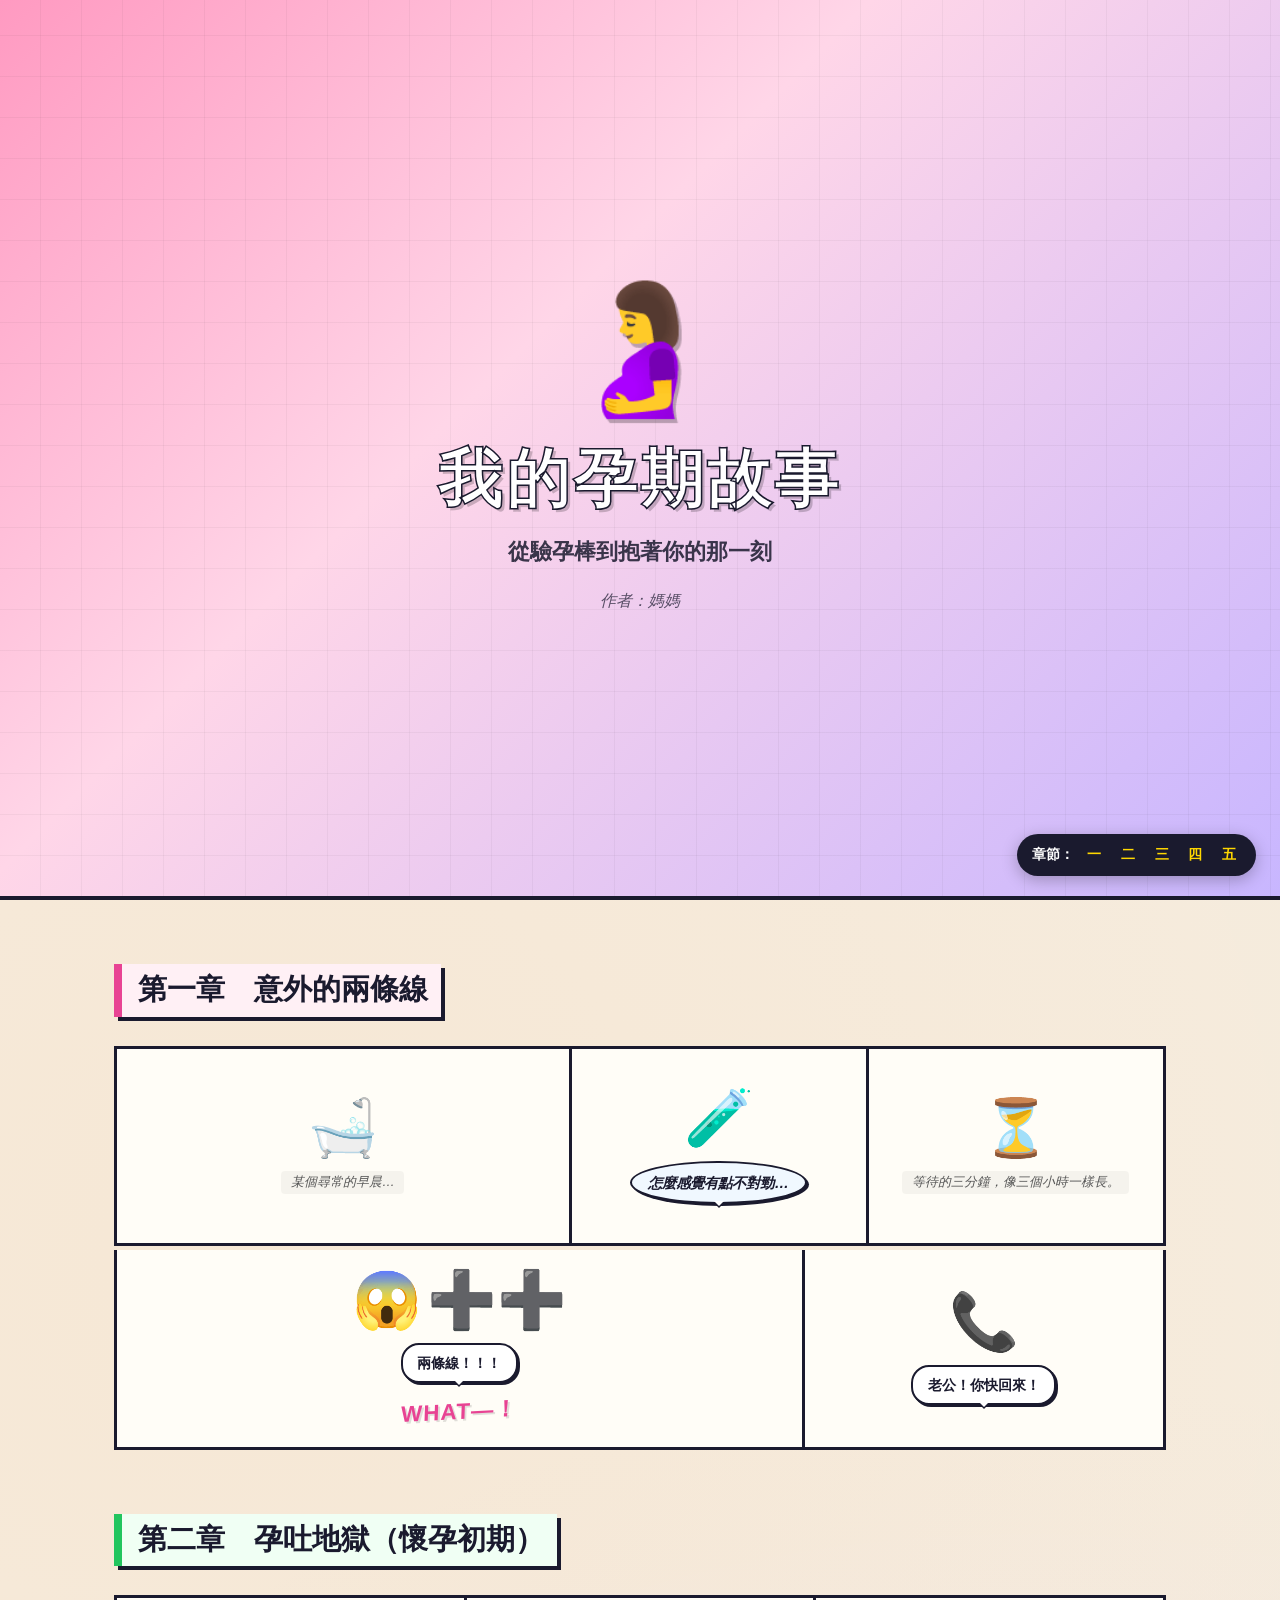
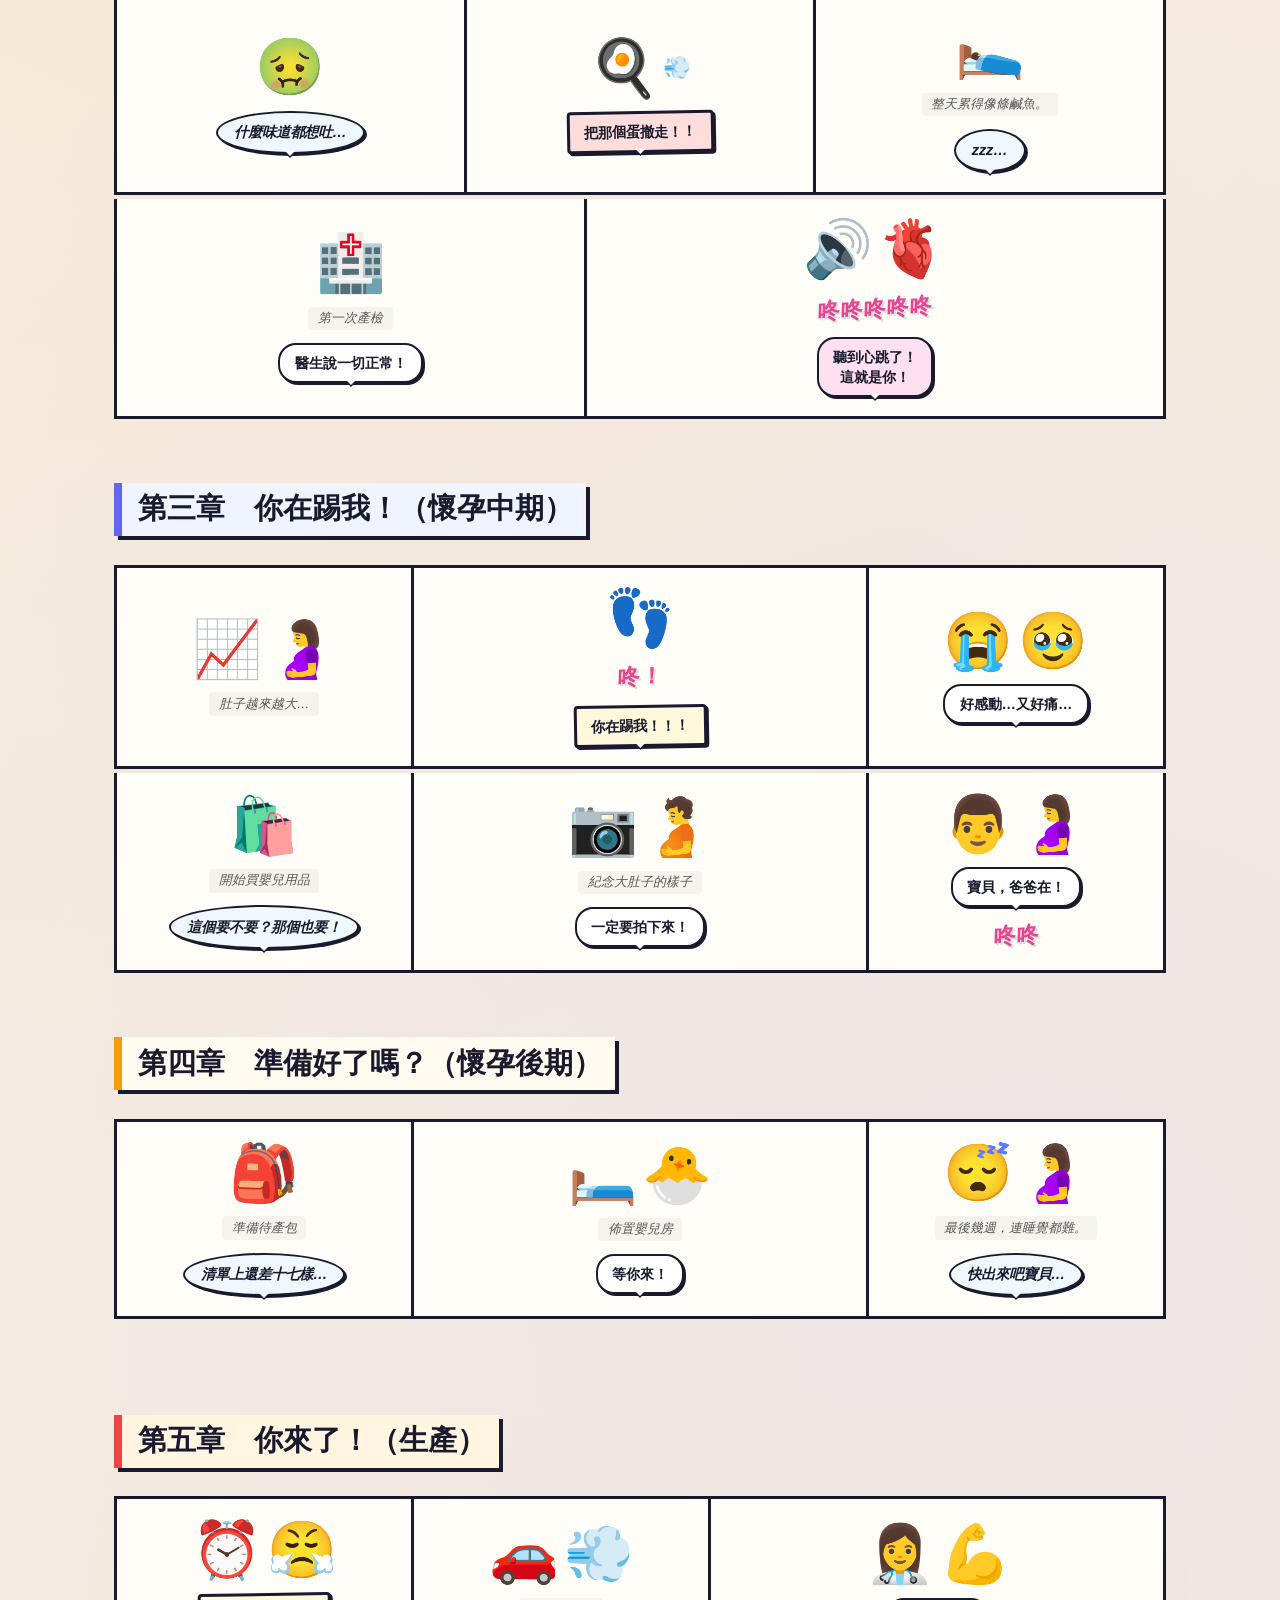
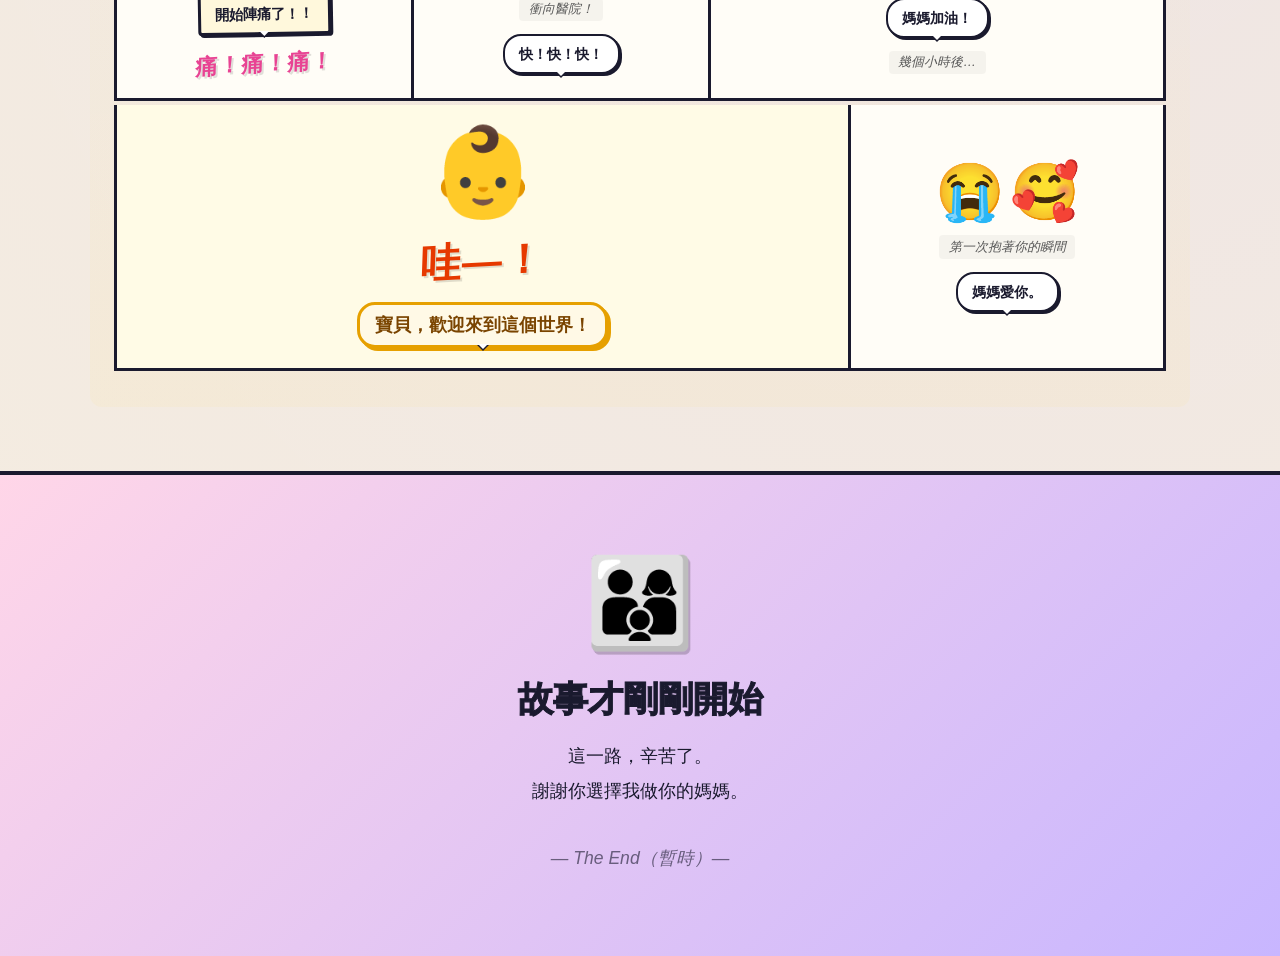
<file: index.html>
<!DOCTYPE html>
<html lang="zh-TW">
<head>
  <meta charset="UTF-8" />
  <meta name="viewport" content="width=device-width, initial-scale=1.0" />
  <title>我的孕期故事 — 從懷孕到生產</title>
  <link rel="stylesheet" href="style.css" />
</head>
<body>

  <!-- ===== 封面 ===== -->
  <header class="cover">
    <div class="cover-inner">
      <div class="cover-art">🤰</div>
      <h1>我的孕期故事</h1>
      <p class="subtitle">從驗孕棒到抱著你的那一刻</p>
      <p class="author">作者：媽媽</p>
    </div>
  </header>

  <main>

    <!-- ===== 第一章：發現懷孕 ===== -->
    <section class="chapter" id="ch1">
      <h2 class="chapter-title">第一章　意外的兩條線</h2>

      <div class="panel-row">

        <div class="panel panel-large">
          <div class="scene">
            <span class="emoji-big">🛁</span>
          </div>
          <div class="caption">某個尋常的早晨…</div>
        </div>

        <div class="panel">
          <div class="scene">
            <span class="emoji-big">🧪</span>
          </div>
          <div class="bubble bubble-think">
            怎麼感覺有點不對勁…
          </div>
        </div>

        <div class="panel">
          <div class="scene">
            <span class="emoji-big">⏳</span>
          </div>
          <div class="caption">等待的三分鐘，像三個小時一樣長。</div>
        </div>

      </div>

      <div class="panel-row">

        <div class="panel panel-wide">
          <div class="scene">
            <span class="emoji-big">😱</span>
            <span class="emoji-big">➕➕</span>
          </div>
          <div class="bubble">
            兩條線！！！
          </div>
          <div class="sfx">WHAT—！</div>
        </div>

        <div class="panel">
          <div class="scene">
            <span class="emoji-big">📞</span>
          </div>
          <div class="bubble">
            老公！你快回來！
          </div>
        </div>

      </div>
    </section>

    <!-- ===== 第二章：早孕反應 ===== -->
    <section class="chapter" id="ch2">
      <h2 class="chapter-title">第二章　孕吐地獄（懷孕初期）</h2>

      <div class="panel-row">

        <div class="panel">
          <div class="scene">
            <span class="emoji-big">🤢</span>
          </div>
          <div class="bubble bubble-think">
            什麼味道都想吐…
          </div>
        </div>

        <div class="panel">
          <div class="scene">
            <span class="emoji-big">🍳</span>
            <span style="font-size:1.4rem">💨</span>
          </div>
          <div class="bubble bubble-shout" style="background:#fdd;">
            把那個蛋撤走！！
          </div>
        </div>

        <div class="panel">
          <div class="scene">
            <span class="emoji-big">🛌</span>
          </div>
          <div class="caption">整天累得像條鹹魚。</div>
          <div class="bubble bubble-think">zzz…</div>
        </div>

      </div>

      <div class="panel-row">

        <div class="panel panel-large">
          <div class="scene">
            <span class="emoji-big">🏥</span>
          </div>
          <div class="caption">第一次產檢</div>
          <div class="bubble">
            醫生說一切正常！
          </div>
        </div>

        <div class="panel panel-wide">
          <div class="scene">
            <span class="emoji-big">🔊</span>
            <span class="emoji-big">🫀</span>
          </div>
          <div class="sfx">咚咚咚咚咚</div>
          <div class="bubble" style="background:#ffe0f0;">
            聽到心跳了！<br/>這就是你！
          </div>
        </div>

      </div>
    </section>

    <!-- ===== 第三章：感受胎動 ===== -->
    <section class="chapter" id="ch3">
      <h2 class="chapter-title">第三章　你在踢我！（懷孕中期）</h2>

      <div class="panel-row">

        <div class="panel">
          <div class="scene">
            <span class="emoji-big">📈</span>
            <span class="emoji-big">🤰</span>
          </div>
          <div class="caption">肚子越來越大…</div>
        </div>

        <div class="panel panel-large">
          <div class="scene">
            <span class="emoji-big">👣</span>
          </div>
          <div class="sfx">咚！</div>
          <div class="bubble bubble-shout">
            你在踢我！！！
          </div>
        </div>

        <div class="panel">
          <div class="scene">
            <span class="emoji-big">😭</span>
            <span class="emoji-big">🥹</span>
          </div>
          <div class="bubble">
            好感動…又好痛…
          </div>
        </div>

      </div>

      <div class="panel-row">

        <div class="panel">
          <div class="scene">
            <span class="emoji-big">🛍️</span>
          </div>
          <div class="caption">開始買嬰兒用品</div>
          <div class="bubble bubble-think">
            這個要不要？那個也要！
          </div>
        </div>

        <div class="panel panel-large">
          <div class="scene">
            <span class="emoji-big">📷</span>
            <span class="emoji-big">🫄</span>
          </div>
          <div class="caption">紀念大肚子的樣子</div>
          <div class="bubble">一定要拍下來！</div>
        </div>

        <div class="panel">
          <div class="scene">
            <span class="emoji-big">👨</span>
            <span class="emoji-big">🤰</span>
          </div>
          <div class="bubble">
            寶貝，爸爸在！
          </div>
          <div class="sfx">咚咚</div>
        </div>

      </div>
    </section>

    <!-- ===== 第四章：備戰迎接 ===== -->
    <section class="chapter" id="ch4">
      <h2 class="chapter-title">第四章　準備好了嗎？（懷孕後期）</h2>

      <div class="panel-row">

        <div class="panel">
          <div class="scene">
            <span class="emoji-big">🎒</span>
          </div>
          <div class="caption">準備待產包</div>
          <div class="bubble bubble-think">
            清單上還差十七樣…
          </div>
        </div>

        <div class="panel panel-large">
          <div class="scene">
            <span class="emoji-big">🛏️</span>
            <span class="emoji-big">🐣</span>
          </div>
          <div class="caption">佈置嬰兒房</div>
          <div class="bubble">等你來！</div>
        </div>

        <div class="panel">
          <div class="scene">
            <span class="emoji-big">😴</span>
            <span class="emoji-big">🤰</span>
          </div>
          <div class="caption">最後幾週，連睡覺都難。</div>
          <div class="bubble bubble-think">
            快出來吧寶貝…
          </div>
        </div>

      </div>
    </section>

    <!-- ===== 第五章：生產！ ===== -->
    <section class="chapter chapter-birth" id="ch5">
      <h2 class="chapter-title">第五章　你來了！（生產）</h2>

      <div class="panel-row">

        <div class="panel">
          <div class="scene">
            <span class="emoji-big">⏰</span>
            <span class="emoji-big">😤</span>
          </div>
          <div class="bubble bubble-shout">
            開始陣痛了！！
          </div>
          <div class="sfx">痛！痛！痛！</div>
        </div>

        <div class="panel">
          <div class="scene">
            <span class="emoji-big">🚗</span>
            <span class="emoji-big">💨</span>
          </div>
          <div class="caption">衝向醫院！</div>
          <div class="bubble">快！快！快！</div>
        </div>

        <div class="panel panel-large">
          <div class="scene">
            <span class="emoji-big">👩‍⚕️</span>
            <span class="emoji-big">💪</span>
          </div>
          <div class="bubble">
            媽媽加油！
          </div>
          <div class="caption">幾個小時後…</div>
        </div>

      </div>

      <div class="panel-row panel-row-final">

        <div class="panel panel-cover">
          <div class="scene">
            <span class="emoji-mega">👶</span>
          </div>
          <div class="sfx sfx-big">哇—！</div>
          <div class="bubble bubble-birth">
            寶貝，歡迎來到這個世界！
          </div>
        </div>

        <div class="panel">
          <div class="scene">
            <span class="emoji-big">😭</span>
            <span class="emoji-big">🥰</span>
          </div>
          <div class="caption">第一次抱著你的瞬間</div>
          <div class="bubble">
            媽媽愛你。
          </div>
        </div>

      </div>
    </section>

    <!-- ===== 尾聲 ===== -->
    <section class="epilogue">
      <div class="epilogue-inner">
        <div class="epilogue-art">
          <span class="emoji-mega">👨‍👩‍👦</span>
        </div>
        <h2>故事才剛剛開始</h2>
        <p>這一路，辛苦了。<br/>謝謝你選擇我做你的媽媽。</p>
        <p class="fin">— The End（暫時）—</p>
      </div>
    </section>

  </main>

  <!-- 章節快速導覽 -->
  <nav class="toc">
    <span>章節：</span>
    <a href="#ch1">一</a>
    <a href="#ch2">二</a>
    <a href="#ch3">三</a>
    <a href="#ch4">四</a>
    <a href="#ch5">五</a>
  </nav>

</body>
</html>
</file>
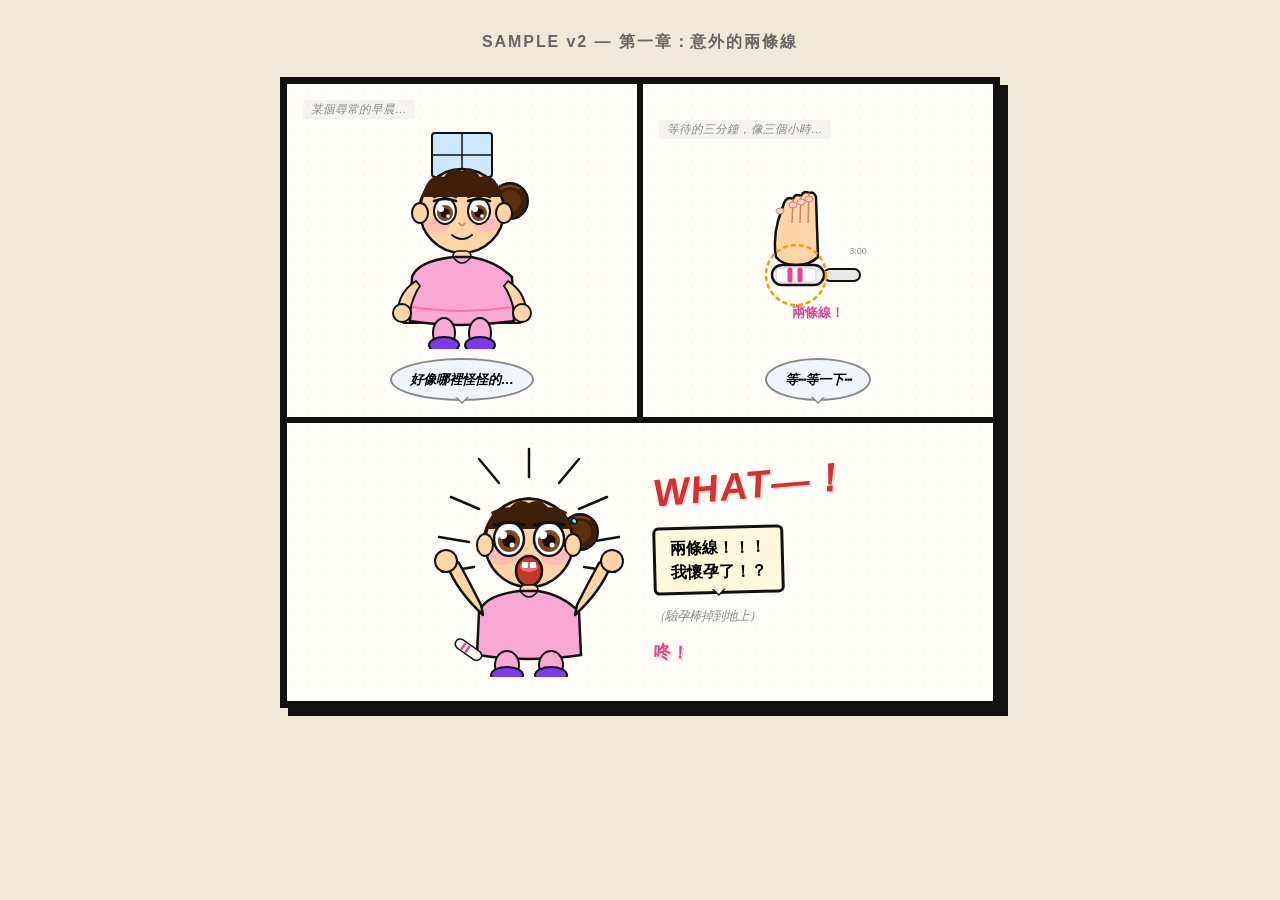
<file: sample.html>
<!DOCTYPE html>
<html lang="zh-TW">
<head>
  <meta charset="UTF-8" />
  <meta name="viewport" content="width=device-width, initial-scale=1.0" />
  <title>Sample v2 — 漫畫孕期故事</title>
  <style>
    *, *::before, *::after { box-sizing: border-box; margin: 0; padding: 0; }

    body {
      background: #f0e8d8;
      font-family: 'Segoe UI', 'PingFang SC', sans-serif;
      display: flex;
      flex-direction: column;
      align-items: center;
      padding: 2rem 1rem 4rem;
      gap: 1.5rem;
    }

    h1 { font-size: 1rem; color: #666; letter-spacing: 0.12em; }

    .page {
      background: #fff;
      border: 4px solid #111;
      box-shadow: 8px 8px 0 #111;
      width: 100%;
      max-width: 720px;
      display: grid;
      grid-template-columns: 1fr 1fr;
      grid-template-rows: auto auto;
    }

    .panel {
      border: 3px solid #111;
      padding: 1rem;
      display: flex;
      flex-direction: column;
      align-items: center;
      justify-content: flex-end;
      gap: 0.6rem;
      min-height: 280px;
      position: relative;
      background: #fffdf7;
      overflow: hidden;
    }

    /* subtle dot tone */
    .panel::before {
      content: '';
      position: absolute;
      inset: 0;
      background-image: radial-gradient(circle, #bbb 1px, transparent 1px);
      background-size: 14px 14px;
      opacity: 0.12;
      pointer-events: none;
    }

    .panel.wide {
      grid-column: span 2;
      flex-direction: row;
      justify-content: center;
      align-items: center;
      gap: 1.5rem;
      min-height: 260px;
      padding: 1.5rem 2rem;
    }

    .caption {
      font-size: 0.72rem;
      color: #888;
      font-style: italic;
      align-self: flex-start;
      background: rgba(0,0,0,0.04);
      padding: 2px 8px;
      border-radius: 3px;
      z-index: 1;
    }

    /* speech bubble */
    .bubble {
      position: relative;
      background: #fff;
      border: 2.5px solid #111;
      border-radius: 20px;
      padding: 0.45rem 0.9rem;
      font-size: 0.9rem;
      font-weight: 800;
      text-align: center;
      line-height: 1.5;
      z-index: 1;
      max-width: 200px;
    }
    .bubble::after {
      content: '';
      position: absolute;
      bottom: -12px; left: 50%;
      transform: translateX(-50%);
      border: 7px solid transparent;
      border-top-color: #111;
    }
    .bubble::before {
      content: '';
      position: absolute;
      bottom: -8px; left: 50%;
      transform: translateX(-50%);
      border: 5.5px solid transparent;
      border-top-color: #fff;
      z-index: 1;
    }
    .bubble.think {
      background: #f0f5ff;
      border-color: #888;
      border-radius: 50%;
      padding: 0.6rem 1.1rem;
      font-style: italic;
      font-weight: 600;
      font-size: 0.82rem;
    }
    .bubble.think::after  { border-top-color: #888; }
    .bubble.think::before { border-top-color: #f0f5ff; }
    .bubble.shout {
      background: #fff8dc;
      border-width: 3px;
      border-radius: 6px;
      transform: rotate(-1.5deg);
      font-size: 1rem;
      max-width: 230px;
    }

    .sfx {
      font-size: 2rem;
      font-weight: 900;
      color: #d63031;
      transform: rotate(-5deg) skewX(-8deg);
      display: inline-block;
      text-shadow: 2px 2px 0 rgba(0,0,0,0.12);
      letter-spacing: 0.04em;
      z-index: 1;
    }

    svg { z-index: 1; flex-shrink: 0; }
  </style>
</head>
<body>

  <h1>SAMPLE v2 — 第一章：意外的兩條線</h1>

  <div class="page">

    <!-- ===== PANEL 1: 廁所早晨，媽媽正常表情 ===== -->
    <div class="panel">
      <div class="caption">某個尋常的早晨…</div>

      <svg width="160" height="220" viewBox="0 0 160 220" fill="none" xmlns="http://www.w3.org/2000/svg">

        <!-- 背景：窗戶 -->
        <rect x="50" y="4" width="60" height="44" rx="3" fill="#cce8ff" stroke="#111" stroke-width="2"/>
        <line x1="80" y1="4" x2="80" y2="48" stroke="#111" stroke-width="1.5"/>
        <line x1="50" y1="26" x2="110" y2="26" stroke="#111" stroke-width="1.5"/>
        <!-- 洗手台 -->
        <rect x="20" y="180" width="120" height="14" rx="3" fill="#e8ddd0" stroke="#111" stroke-width="2"/>
        <ellipse cx="80" cy="180" rx="28" ry="10" fill="#f5f0ea" stroke="#111" stroke-width="2"/>

        <!-- ====== 媽媽角色 ====== -->

        <!-- 頭髮後層 -->
        <path d="M34 88 Q38 44 80 40 Q122 44 126 88" fill="#3d1f0a"/>
        <!-- 側丸子頭（招牌特徵） -->
        <circle cx="128" cy="72" r="18" fill="#3d1f0a" stroke="#111" stroke-width="2"/>
        <circle cx="128" cy="72" r="11" fill="#5c300f"/>
        <path d="M118 60 Q128 54 138 60" stroke="#7a4520" stroke-width="2" fill="none"/>

        <!-- 頭 -->
        <circle cx="80" cy="82" r="42" fill="#ffd5a8" stroke="#111" stroke-width="2.5"/>

        <!-- 耳朵 -->
        <ellipse cx="38" cy="84" rx="8" ry="10" fill="#ffd5a8" stroke="#111" stroke-width="2"/>
        <ellipse cx="122" cy="84" rx="8" ry="10" fill="#ffd5a8" stroke="#111" stroke-width="2"/>

        <!-- 前瀏海 -->
        <path d="M40 68 Q46 42 62 48 Q70 36 80 42 Q90 36 98 48 Q114 42 120 68" fill="#3d1f0a"/>

        <!-- 臉頰紅暈 -->
        <ellipse cx="55" cy="96" rx="13" ry="7" fill="#ffb3ba" opacity="0.7"/>
        <ellipse cx="105" cy="96" rx="13" ry="7" fill="#ffb3ba" opacity="0.7"/>

        <!-- 左眼 -->
        <ellipse cx="63" cy="82" rx="11" ry="13" fill="white" stroke="#111" stroke-width="2"/>
        <circle cx="63" cy="84" r="8" fill="#7b4a25"/>
        <circle cx="63" cy="84" r="4.5" fill="#1a0800"/>
        <circle cx="59" cy="80" r="3" fill="white"/>
        <circle cx="66" cy="87" r="1.8" fill="white"/>
        <path d="M52 72 Q63 68 74 72" stroke="#111" stroke-width="2.5" fill="none" stroke-linecap="round"/>

        <!-- 右眼 -->
        <ellipse cx="97" cy="82" rx="11" ry="13" fill="white" stroke="#111" stroke-width="2"/>
        <circle cx="97" cy="84" r="8" fill="#7b4a25"/>
        <circle cx="97" cy="84" r="4.5" fill="#1a0800"/>
        <circle cx="93" cy="80" r="3" fill="white"/>
        <circle cx="100" cy="87" r="1.8" fill="white"/>
        <path d="M86 72 Q97 68 108 72" stroke="#111" stroke-width="2.5" fill="none" stroke-linecap="round"/>

        <!-- 眉毛 -->
        <path d="M52 68 Q63 63 74 68" stroke="#3d1f0a" stroke-width="2.5" fill="none" stroke-linecap="round"/>
        <path d="M86 68 Q97 63 108 68" stroke="#3d1f0a" stroke-width="2.5" fill="none" stroke-linecap="round"/>

        <!-- 鼻子 -->
        <path d="M77 94 Q80 99 83 94" stroke="#c4885a" stroke-width="1.5" fill="none" stroke-linecap="round"/>

        <!-- 嘴巴（微笑） -->
        <path d="M70 106 Q80 114 90 106" stroke="#111" stroke-width="2" fill="none" stroke-linecap="round"/>

        <!-- 頸部 -->
        <rect x="71" y="122" width="18" height="14" rx="5" fill="#ffd5a8" stroke="#111" stroke-width="1.5"/>

        <!-- 身體（洋裝） -->
        <path d="M30 148 Q36 132 71 128 L89 128 Q114 132 130 148 L132 192 Q80 200 28 192Z" fill="#f9a8d4" stroke="#111" stroke-width="2.5"/>
        <path d="M71 128 Q80 140 89 128" stroke="#111" stroke-width="1.5" fill="none"/>
        <path d="M30 178 Q80 186 132 178" stroke="#f472b6" stroke-width="2" fill="none"/>

        <!-- 左手臂 -->
        <path d="M34 152 Q18 162 16 180 Q21 186 28 181 Q32 165 38 157Z" fill="#ffd5a8" stroke="#111" stroke-width="2" stroke-linejoin="round"/>
        <circle cx="20" cy="184" r="9" fill="#ffd5a8" stroke="#111" stroke-width="2"/>
        <!-- 右手臂 -->
        <path d="M126 152 Q142 162 144 180 Q139 186 132 181 Q128 165 122 157Z" fill="#ffd5a8" stroke="#111" stroke-width="2" stroke-linejoin="round"/>
        <circle cx="140" cy="184" r="9" fill="#ffd5a8" stroke="#111" stroke-width="2"/>

        <!-- 腿 -->
        <ellipse cx="62" cy="204" rx="11" ry="15" fill="#f9a8d4" stroke="#111" stroke-width="2"/>
        <ellipse cx="98" cy="204" rx="11" ry="15" fill="#f9a8d4" stroke="#111" stroke-width="2"/>
        <!-- 鞋子（紫色） -->
        <ellipse cx="62" cy="216" rx="15" ry="8" fill="#7c3aed" stroke="#111" stroke-width="2"/>
        <ellipse cx="98" cy="216" rx="15" ry="8" fill="#7c3aed" stroke="#111" stroke-width="2"/>

      </svg>

      <div class="bubble think">好像哪裡怪怪的…</div>
    </div>

    <!-- ===== PANEL 2: 驗孕棒特寫 ===== -->
    <div class="panel">
      <div class="caption">等待的三分鐘，像三個小時…</div>

      <svg width="160" height="200" viewBox="0 0 160 200" fill="none" xmlns="http://www.w3.org/2000/svg">

        <!-- 手（拿著驗孕棒） -->
        <path d="M38 108 Q35 90 40 72 L46 54 Q49 47 55 50 Q57 44 63 47 Q66 41 71 44 Q76 42 78 48 L80 108 Q72 116 58 116 Q44 116 38 108Z" fill="#ffd5a8" stroke="#111" stroke-width="2.5" stroke-linejoin="round"/>
        <!-- 手指分線 -->
        <line x1="55" y1="50" x2="54" y2="74" stroke="#c4885a" stroke-width="1.5"/>
        <line x1="63" y1="47" x2="62" y2="74" stroke="#c4885a" stroke-width="1.5"/>
        <line x1="71" y1="44" x2="70" y2="74" stroke="#c4885a" stroke-width="1.5"/>
        <!-- 手指甲 -->
        <ellipse cx="42" cy="62" rx="4" ry="3" fill="#ffcdd2" stroke="#c4885a" stroke-width="1"/>
        <ellipse cx="55" cy="56" rx="4" ry="3" fill="#ffcdd2" stroke="#c4885a" stroke-width="1"/>
        <ellipse cx="63" cy="53" rx="4" ry="3" fill="#ffcdd2" stroke="#c4885a" stroke-width="1"/>
        <ellipse cx="71" cy="50" rx="4" ry="3" fill="#ffcdd2" stroke="#c4885a" stroke-width="1"/>

        <!-- 驗孕棒 -->
        <rect x="34" y="116" width="52" height="20" rx="10" fill="#f5f5f5" stroke="#111" stroke-width="2.5"/>
        <rect x="86" y="120" width="36" height="12" rx="6" fill="#e8e8e8" stroke="#111" stroke-width="2"/>
        <!-- 結果窗口 -->
        <rect x="38" y="119" width="40" height="14" rx="4" fill="white" stroke="#ddd" stroke-width="1.5"/>

        <!-- 兩條粉紅線！！ -->
        <line x1="52" y1="121" x2="52" y2="131" stroke="#e84393" stroke-width="5" stroke-linecap="round"/>
        <line x1="62" y1="121" x2="62" y2="131" stroke="#e84393" stroke-width="5" stroke-linecap="round"/>

        <!-- 放大鏡圓 -->
        <circle cx="58" cy="126" r="30" fill="none" stroke="#f59e0b" stroke-width="2.5" stroke-dasharray="5 3"/>

        <!-- 放大後的兩條線標示 -->
        <text x="80" y="168" text-anchor="middle" font-size="13" font-weight="900" fill="#e84393">兩條線！</text>
        <line x1="58" y1="156" x2="72" y2="164" stroke="#e84393" stroke-width="1.5" stroke-dasharray="3 2"/>

        <!-- 計時器裝飾 -->
        <text x="120" y="80" text-anchor="middle" font-size="26">⏳</text>
        <text x="120" y="105" text-anchor="middle" font-size="9" fill="#888">3:00</text>
      </svg>

      <div class="bubble think">等⋯等一下⋯</div>
    </div>

    <!-- ===== PANEL 3 (寬格): 驚嚇反應 ===== -->
    <div class="panel wide">

      <!-- 驚嚇媽媽 SVG -->
      <svg width="200" height="230" viewBox="0 0 200 230" fill="none" xmlns="http://www.w3.org/2000/svg">

        <!-- 放射衝擊線 -->
        <g stroke="#111" stroke-width="2.5" stroke-linecap="round">
          <line x1="100" y1="30" x2="100" y2="2"/>
          <line x1="130" y1="36" x2="150" y2="12"/>
          <line x1="150" y1="62" x2="178" y2="50"/>
          <line x1="70"  y1="36" x2="50"  y2="12"/>
          <line x1="50"  y1="62" x2="22"  y2="50"/>
          <line x1="160" y1="95" x2="190" y2="90"/>
          <line x1="40"  y1="95" x2="10"  y2="90"/>
          <line x1="155" y1="120" x2="186" y2="125"/>
          <line x1="45"  y1="120" x2="14"  y2="125"/>
        </g>

        <!-- 頭髮後層 -->
        <path d="M52 100 Q56 54 100 50 Q144 54 148 100" fill="#3d1f0a"/>
        <!-- 側丸子頭 -->
        <circle cx="151" cy="85" r="18" fill="#3d1f0a" stroke="#111" stroke-width="2"/>
        <circle cx="151" cy="85" r="11" fill="#5c300f"/>
        <path d="M141 73 Q151 67 161 73" stroke="#7a4520" stroke-width="2" fill="none"/>

        <!-- 頭 -->
        <circle cx="100" cy="96" r="44" fill="#ffd5a8" stroke="#111" stroke-width="2.5"/>

        <!-- 耳朵 -->
        <ellipse cx="56" cy="98" rx="8" ry="11" fill="#ffd5a8" stroke="#111" stroke-width="2"/>
        <ellipse cx="144" cy="98" rx="8" ry="11" fill="#ffd5a8" stroke="#111" stroke-width="2"/>

        <!-- 前瀏海 -->
        <path d="M58 82 Q64 56 80 62 Q88 50 100 56 Q112 50 120 62 Q136 56 142 82" fill="#3d1f0a"/>

        <!-- 臉頰紅暈 -->
        <ellipse cx="74" cy="110" rx="14" ry="8" fill="#ffb3ba" opacity="0.75"/>
        <ellipse cx="126" cy="110" rx="14" ry="8" fill="#ffb3ba" opacity="0.75"/>

        <!-- 左眼（驚嚇：超大） -->
        <ellipse cx="80" cy="92" rx="15" ry="17" fill="white" stroke="#111" stroke-width="2.5"/>
        <circle cx="80" cy="94" r="11" fill="#7b4a25"/>
        <circle cx="80" cy="94" r="6.5" fill="#1a0800"/>
        <circle cx="74" cy="88" r="4" fill="white"/>
        <circle cx="83" cy="98" r="2.5" fill="white"/>
        <!-- 驚嚇粗上睫線 -->
        <path d="M65 78 Q80 73 95 78" stroke="#111" stroke-width="3" fill="none" stroke-linecap="round"/>

        <!-- 右眼（驚嚇：超大） -->
        <ellipse cx="120" cy="92" rx="15" ry="17" fill="white" stroke="#111" stroke-width="2.5"/>
        <circle cx="120" cy="94" r="11" fill="#7b4a25"/>
        <circle cx="120" cy="94" r="6.5" fill="#1a0800"/>
        <circle cx="114" cy="88" r="4" fill="white"/>
        <circle cx="123" cy="98" r="2.5" fill="white"/>
        <path d="M105 78 Q120 73 135 78" stroke="#111" stroke-width="3" fill="none" stroke-linecap="round"/>

        <!-- 眉毛（高飛上去！） -->
        <path d="M64 66 Q80 58 96 66" stroke="#3d1f0a" stroke-width="3.5" fill="none" stroke-linecap="round"/>
        <path d="M104 66 Q120 58 136 66" stroke="#3d1f0a" stroke-width="3.5" fill="none" stroke-linecap="round"/>

        <!-- 鼻子 -->
        <path d="M97 108 Q100 113 103 108" stroke="#c4885a" stroke-width="1.5" fill="none" stroke-linecap="round"/>

        <!-- 嘴巴（大O，驚叫） -->
        <ellipse cx="100" cy="124" rx="13" ry="15" fill="#c0392b" stroke="#111" stroke-width="2.5"/>
        <ellipse cx="100" cy="120" rx="9" ry="5" fill="#e07070"/>
        <!-- 牙齒 -->
        <rect x="93" y="115" width="6" height="6" rx="1" fill="white"/>
        <rect x="101" y="115" width="6" height="6" rx="1" fill="white"/>

        <!-- 汗滴 -->
        <path d="M142 74 Q145 68 148 74 Q147 80 142 74Z" fill="#7dd3fc" stroke="#111" stroke-width="1.5"/>

        <!-- 頸部 -->
        <rect x="91" y="138" width="18" height="14" rx="5" fill="#ffd5a8" stroke="#111" stroke-width="1.5"/>

        <!-- 身體（洋裝） -->
        <path d="M50 165 Q56 148 91 144 L109 144 Q134 148 150 165 L152 208 Q100 216 48 208Z" fill="#f9a8d4" stroke="#111" stroke-width="2.5"/>
        <path d="M91 144 Q100 156 109 144" stroke="#111" stroke-width="1.5" fill="none"/>

        <!-- 手臂（舉起來！） -->
        <path d="M54 168 Q28 144 18 118 Q24 110 30 116 Q42 138 52 158Z" fill="#ffd5a8" stroke="#111" stroke-width="2.5" stroke-linejoin="round"/>
        <circle cx="17" cy="114" r="11" fill="#ffd5a8" stroke="#111" stroke-width="2"/>
        <path d="M146 168 Q172 144 182 118 Q176 110 170 116 Q158 138 148 158Z" fill="#ffd5a8" stroke="#111" stroke-width="2.5" stroke-linejoin="round"/>
        <circle cx="183" cy="114" r="11" fill="#ffd5a8" stroke="#111" stroke-width="2"/>

        <!-- 腿 -->
        <ellipse cx="78" cy="218" rx="12" ry="14" fill="#f9a8d4" stroke="#111" stroke-width="2"/>
        <ellipse cx="122" cy="218" rx="12" ry="14" fill="#f9a8d4" stroke="#111" stroke-width="2"/>
        <!-- 鞋子（紫色，招牌） -->
        <ellipse cx="78" cy="228" rx="16" ry="8" fill="#7c3aed" stroke="#111" stroke-width="2"/>
        <ellipse cx="122" cy="228" rx="16" ry="8" fill="#7c3aed" stroke="#111" stroke-width="2"/>

        <!-- 掉落的驗孕棒 -->
        <g transform="translate(30,190) rotate(35)">
          <rect x="0" y="0" width="30" height="10" rx="5" fill="#f5f5f5" stroke="#111" stroke-width="1.5"/>
          <rect x="3" y="1" width="20" height="8" rx="2" fill="white"/>
          <line x1="9" y1="2" x2="9" y2="8" stroke="#e84393" stroke-width="2.5" stroke-linecap="round"/>
          <line x1="14" y1="2" x2="14" y2="8" stroke="#e84393" stroke-width="2.5" stroke-linecap="round"/>
        </g>

      </svg>

      <!-- 文字區 -->
      <div style="display:flex; flex-direction:column; gap:0.9rem; align-items:flex-start; z-index:1;">
        <div class="sfx" style="font-size:2.4rem;">WHAT—！</div>
        <div class="bubble shout">兩條線！！！<br/>我懷孕了！？</div>
        <div style="font-size:0.78rem; color:#888; font-style:italic;">（驗孕棒掉到地上）</div>
        <div class="sfx" style="font-size:1.1rem; transform:rotate(3deg); color:#e84393;">咚！</div>
      </div>

    </div>

  </div>

</body>
</html>
</file>
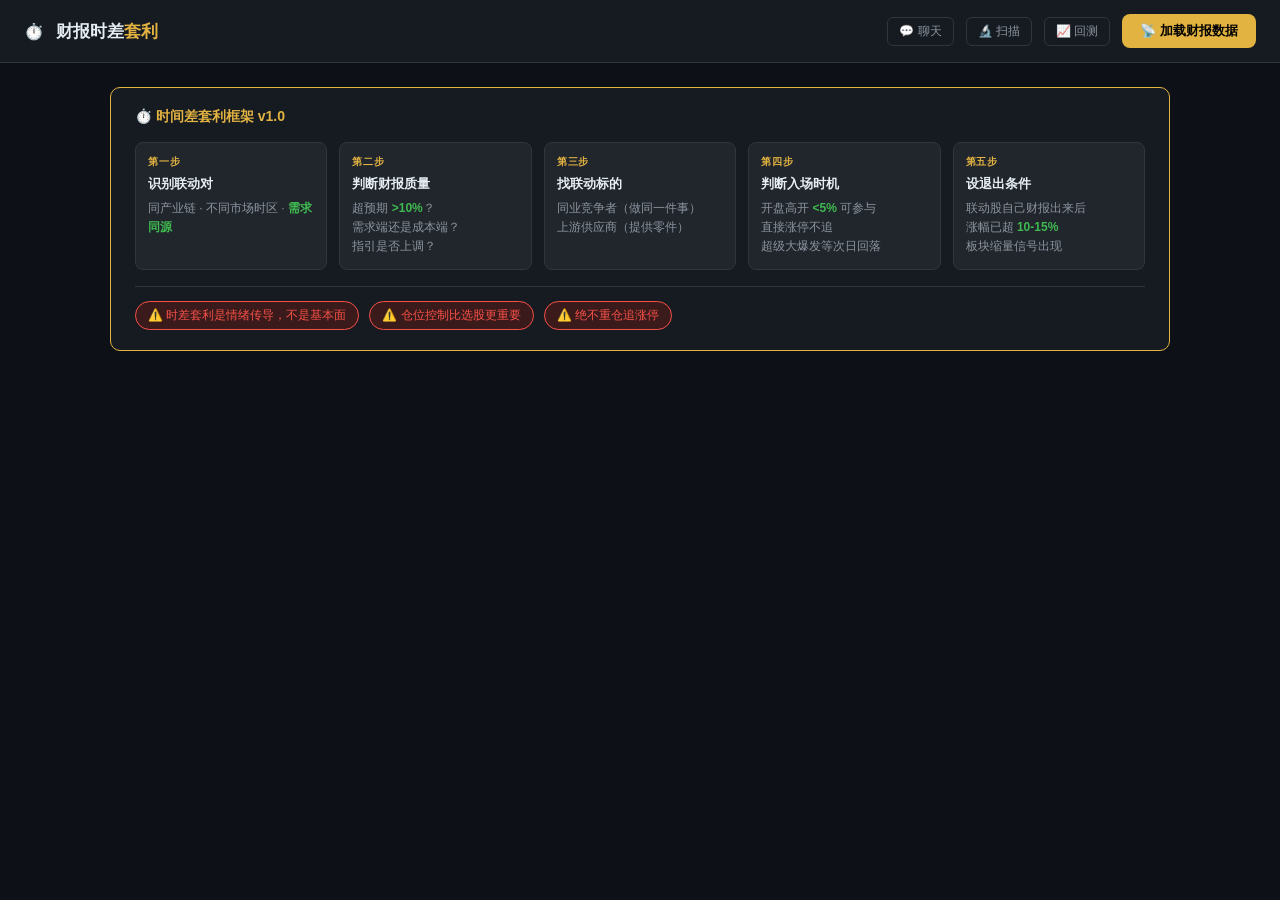
<file: templates/earnings.html>
<!DOCTYPE html>
<html lang="zh">
<head>
<meta charset="UTF-8">
<meta name="viewport" content="width=device-width, initial-scale=1.0">
<title>财报时差套利</title>
<style>
  :root {
    --bg:       #0d1117;
    --surface:  #161b22;
    --border:   #30363d;
    --green:    #3fb950;
    --green-dim:#1a3a24;
    --cyan:     #58a6ff;
    --red:      #f85149;
    --yellow:   #e3b341;
    --purple:   #d2a8ff;
    --text:     #e6edf3;
    --muted:    #8b949e;
    --radius:   10px;
  }
  * { box-sizing: border-box; margin: 0; padding: 0; }
  body {
    background: var(--bg);
    color: var(--text);
    font-family: -apple-system, BlinkMacSystemFont, "Segoe UI", Helvetica, Arial, sans-serif;
    min-height: 100vh;
  }

  header {
    display: flex;
    align-items: center;
    gap: 12px;
    padding: 14px 24px;
    background: var(--surface);
    border-bottom: 1px solid var(--border);
    flex-wrap: wrap;
  }
  header h1 { font-size: 17px; font-weight: 700; flex: 1; }
  header h1 span { color: var(--yellow); }
  .nav-link {
    font-size: 12px; color: var(--muted); text-decoration: none;
    padding: 5px 11px; border: 1px solid var(--border); border-radius: 6px;
    transition: all .15s;
  }
  .nav-link:hover { color: var(--text); border-color: var(--text); }
  #load-btn {
    background: var(--yellow); color: #000; font-weight: 700;
    border: none; padding: 8px 18px; border-radius: 8px;
    font-size: 13px; cursor: pointer; transition: opacity .15s;
  }
  #load-btn:hover { opacity: .85; }
  #load-btn:disabled { opacity: .5; cursor: default; }

  .content { max-width: 1100px; margin: 0 auto; padding: 24px 20px; }

  /* ── Framework card ── */
  .framework {
    background: var(--surface);
    border: 1px solid var(--yellow);
    border-radius: var(--radius);
    padding: 20px 24px;
    margin-bottom: 28px;
  }
  .framework-title {
    font-size: 14px; font-weight: 700; color: var(--yellow);
    margin-bottom: 16px; display: flex; align-items: center; gap: 8px;
  }
  .steps {
    display: grid;
    grid-template-columns: repeat(auto-fit, minmax(180px, 1fr));
    gap: 12px;
    margin-bottom: 16px;
  }
  .step {
    background: #21262d;
    border: 1px solid var(--border);
    border-radius: 8px;
    padding: 12px;
  }
  .step-num {
    font-size: 10px; font-weight: 700; color: var(--yellow);
    text-transform: uppercase; letter-spacing: .08em; margin-bottom: 6px;
  }
  .step-title { font-size: 13px; font-weight: 600; margin-bottom: 6px; }
  .step-body  { font-size: 12px; color: var(--muted); line-height: 1.6; }
  .step-body b { color: var(--green); }
  .principles {
    display: flex; gap: 10px; flex-wrap: wrap;
    padding-top: 14px; border-top: 1px solid var(--border);
  }
  .principle {
    font-size: 12px; padding: 5px 12px;
    border: 1px solid var(--red); color: var(--red);
    border-radius: 20px; background: #3a1a1a;
  }

  /* ── Section headers ── */
  .section-header {
    font-size: 13px; font-weight: 700; color: var(--muted);
    text-transform: uppercase; letter-spacing: .08em;
    margin: 28px 0 14px; display: flex; align-items: center; gap: 8px;
  }
  .section-header span { color: var(--text); }

  /* ── Calendar cards ── */
  .calendar-grid {
    display: grid;
    grid-template-columns: repeat(auto-fill, minmax(280px, 1fr));
    gap: 14px;
    margin-bottom: 8px;
  }
  .earn-card {
    background: var(--surface);
    border: 1px solid var(--border);
    border-radius: var(--radius);
    padding: 16px;
    transition: border-color .15s;
    cursor: pointer;
  }
  .earn-card:hover { border-color: var(--yellow); }
  .earn-card.soon  { border-color: var(--red); }
  .earn-card.week  { border-color: var(--yellow); }
  .earn-card-header {
    display: flex; align-items: flex-start;
    justify-content: space-between; margin-bottom: 10px;
  }
  .earn-ticker { font-size: 18px; font-weight: 700; font-family: monospace; color: var(--cyan); }
  .earn-name   { font-size: 12px; color: var(--muted); margin-top: 2px; }
  .days-badge  {
    font-size: 11px; font-weight: 700; padding: 3px 8px;
    border-radius: 12px; text-align: center;
  }
  .days-soon { background: #3a1a1a; color: var(--red); border: 1px solid var(--red); }
  .days-week { background: #3a2a1a; color: var(--yellow); border: 1px solid var(--yellow); }
  .days-far  { background: #21262d; color: var(--muted); border: 1px solid var(--border); }
  .earn-date { font-size: 12px; color: var(--muted); margin-bottom: 8px; }
  .earn-theme {
    font-size: 11px; padding: 2px 8px; border-radius: 4px;
    background: #1f3a5f; color: var(--cyan); display: inline-block; margin-bottom: 10px;
  }
  .earn-desc { font-size: 12px; color: var(--muted); line-height: 1.5; margin-bottom: 10px; }

  /* ── Linkage section inside card ── */
  .linkage-section { border-top: 1px solid var(--border); padding-top: 10px; margin-top: 4px; }
  .link-row { display: flex; gap: 6px; flex-wrap: wrap; margin-top: 5px; }
  .link-label { font-size: 10px; color: var(--muted); text-transform: uppercase; letter-spacing: .06em; margin-top: 8px; }
  .link-chip {
    font-size: 11px; padding: 2px 7px; border-radius: 4px;
    font-family: monospace; font-weight: 600;
  }
  .chip-comp { background: #21262d; color: var(--text); border: 1px solid var(--border); }
  .chip-supp { background: #1a2a1f; color: var(--green); border: 1px solid var(--green); }
  .chip-hk   { background: #3a1f1f; color: #ff7b72; border: 1px solid #ff7b72; }

  /* ── Recent beats ── */
  .beats-grid {
    display: grid;
    grid-template-columns: repeat(auto-fill, minmax(300px, 1fr));
    gap: 14px;
  }
  .beat-card {
    background: var(--surface);
    border: 1px solid var(--green);
    border-radius: var(--radius);
    padding: 16px;
  }
  .beat-header { display: flex; align-items: center; justify-content: space-between; margin-bottom: 10px; }
  .beat-pct {
    font-size: 22px; font-weight: 700; color: var(--green);
  }
  .beat-label { font-size: 11px; color: var(--muted); }
  .action-steps { margin-top: 10px; }
  .action-step {
    font-size: 12px; padding: 6px 10px;
    background: #21262d; border-radius: 6px; margin-bottom: 4px;
    border-left: 3px solid var(--yellow); color: var(--text);
    line-height: 1.5;
  }
  .action-step b { color: var(--green); }

  /* ── No data state ── */
  #no-data { display: none; text-align: center; padding: 60px; color: var(--muted); }

  /* ── Loading ── */
  #loading {
    display: none; text-align: center; padding: 60px; color: var(--muted);
  }
  .spinner {
    width: 36px; height: 36px;
    border: 3px solid var(--border); border-top-color: var(--yellow);
    border-radius: 50%; animation: spin 1s linear infinite;
    margin: 0 auto 16px;
  }
  @keyframes spin { to { transform: rotate(360deg); } }

  #fetch-time { font-size: 12px; color: var(--muted); margin-bottom: 16px; }
</style>
</head>
<body>

<header>
  <span>⏱️</span>
  <h1>财报时差<span>套利</span></h1>
  <a href="/" class="nav-link">💬 聊天</a>
  <a href="/scanner" class="nav-link">🔬 扫描</a>
  <a href="/backtest" class="nav-link">📈 回测</a>
  <button id="load-btn" onclick="loadData()">📡 加载财报数据</button>
</header>

<div class="content">

  <!-- Framework -->
  <div class="framework">
    <div class="framework-title">⏱️ 时间差套利框架 v1.0</div>
    <div class="steps">
      <div class="step">
        <div class="step-num">第一步</div>
        <div class="step-title">识别联动对</div>
        <div class="step-body">同产业链 · 不同市场时区 · <b>需求同源</b></div>
      </div>
      <div class="step">
        <div class="step-num">第二步</div>
        <div class="step-title">判断财报质量</div>
        <div class="step-body">超预期 <b>&gt;10%</b>？<br>需求端还是成本端？<br>指引是否上调？</div>
      </div>
      <div class="step">
        <div class="step-num">第三步</div>
        <div class="step-title">找联动标的</div>
        <div class="step-body">同业竞争者（做同一件事）<br>上游供应商（提供零件）</div>
      </div>
      <div class="step">
        <div class="step-num">第四步</div>
        <div class="step-title">判断入场时机</div>
        <div class="step-body">开盘高开 <b>&lt;5%</b> 可参与<br>直接涨停不追<br>超级大爆发等次日回落</div>
      </div>
      <div class="step">
        <div class="step-num">第五步</div>
        <div class="step-title">设退出条件</div>
        <div class="step-body">联动股自己财报出来后<br>涨幅已超 <b>10-15%</b><br>板块缩量信号出现</div>
      </div>
    </div>
    <div class="principles">
      <div class="principle">⚠️ 时差套利是情绪传导，不是基本面</div>
      <div class="principle">⚠️ 仓位控制比选股更重要</div>
      <div class="principle">⚠️ 绝不重仓追涨停</div>
    </div>
  </div>

  <!-- Loading -->
  <div id="loading">
    <div class="spinner"></div>
    <div>正在获取 {{ ticker_count }} 只股票的财报数据…约需 15-20 秒</div>
  </div>

  <!-- Results -->
  <div id="results" style="display:none">
    <div id="fetch-time"></div>

    <!-- Recent beats -->
    <div class="section-header">🚨 近期超预期财报 <span>（立即关注联动标的）</span></div>
    <div id="beats-container">
      <div class="beats-grid" id="beats-grid"></div>
      <div id="no-beats" style="display:none; color:var(--muted); font-size:13px; padding:12px 0;">
        暂无近期超预期财报记录
      </div>
    </div>

    <!-- Upcoming calendar -->
    <div class="section-header">📅 即将发布财报 <span>（提前布局联动标的）</span></div>
    <div class="calendar-grid" id="calendar-grid"></div>
    <div id="no-data">暂无未来45天内财报数据</div>

    <!-- Linkage map -->
    <div class="section-header">🔗 联动关系总览</div>
    <div class="calendar-grid" id="linkage-grid"></div>
  </div>

</div>

<script>
  let earningsData = null;

  async function loadData() {
    const btn = document.getElementById('load-btn');
    btn.disabled = true;
    btn.textContent = '⏳ 加载中…';
    document.getElementById('loading').style.display = 'block';
    document.getElementById('results').style.display = 'none';

    try {
      const res  = await fetch('/api/earnings/data', { method: 'POST' });
      const data = await res.json();
      if (data.error) { alert('错误: ' + data.error); return; }

      earningsData = data;
      renderAll(data);
      document.getElementById('fetch-time').textContent = `数据更新时间: ${data.fetched_at}`;
      document.getElementById('results').style.display = 'block';
    } catch(e) {
      alert('加载失败: ' + e.message);
    } finally {
      document.getElementById('loading').style.display = 'none';
      btn.disabled = false;
      btn.textContent = '📡 刷新财报数据';
    }
  }

  function renderAll(data) {
    renderBeats(data.recent_beats);
    renderCalendar(data.upcoming);
    renderLinkageMap(data.all);
  }

  function renderBeats(beats) {
    const grid = document.getElementById('beats-grid');
    const none = document.getElementById('no-beats');
    if (!beats || beats.length === 0) {
      grid.style.display = 'none';
      none.style.display = 'block';
      return;
    }
    none.style.display = 'none';
    grid.style.display = 'grid';
    grid.innerHTML = beats.map(r => `
      <div class="beat-card">
        <div class="beat-header">
          <div>
            <div class="earn-ticker">${r.ticker}</div>
            <div class="earn-name">${r.name} · ${r.theme}</div>
          </div>
          <div>
            <div class="beat-pct">+${r.beat_pct}%</div>
            <div class="beat-label">超预期幅度</div>
          </div>
        </div>
        <div class="earn-desc">${r.desc}</div>
        <div class="action-steps">
          <div class="action-step">🎯 <b>可关注竞争者:</b> ${r.competitors.join(' · ')}</div>
          <div class="action-step">🔩 <b>上游供应商:</b> ${r.suppliers.join(' · ')}</div>
          <div class="action-step">🇨🇳🇭🇰 <b>港股/中概联动:</b> ${r.hk_cn_names.slice(0,4).join(' · ')}</div>
          <div class="action-step" style="border-color:var(--red);">⚠️ 开盘高开 &lt;5% 再入，超5% 等回落</div>
        </div>
      </div>
    `).join('');
  }

  function renderCalendar(upcoming) {
    const grid = document.getElementById('calendar-grid');
    const none = document.getElementById('no-data');
    if (!upcoming || upcoming.length === 0) {
      none.style.display = 'block';
      return;
    }
    none.style.display = 'none';
    grid.innerHTML = upcoming.map(r => {
      const daysAway = r.days_away;
      const badgeClass = daysAway <= 3 ? 'days-soon' : (daysAway <= 7 ? 'days-week' : 'days-far');
      const cardClass  = daysAway <= 3 ? 'soon' : (daysAway <= 7 ? 'week' : '');
      const badgeText  = daysAway === 0 ? '今天' : (daysAway === 1 ? '明天' : `${daysAway}天后`);
      return `
        <div class="earn-card ${cardClass}">
          <div class="earn-card-header">
            <div>
              <div class="earn-ticker">${r.ticker}</div>
              <div class="earn-name">${r.name}</div>
            </div>
            <div class="days-badge ${badgeClass}">${badgeText}</div>
          </div>
          <div class="earn-date">📅 ${r.upcoming_date}</div>
          <div class="earn-theme">${r.theme}</div>
          <div class="earn-desc">${r.desc}</div>
          <div class="linkage-section">
            <div class="link-label">🏆 竞争者（同向联动）</div>
            <div class="link-row">${r.competitors.map(t => `<span class="link-chip chip-comp">${t}</span>`).join('')}</div>
            <div class="link-label">🔩 上游供应商（供应链联动）</div>
            <div class="link-row">${r.suppliers.map(t => `<span class="link-chip chip-supp">${t}</span>`).join('')}</div>
            <div class="link-label">🇨🇳🇭🇰 港股/中概联动标的</div>
            <div class="link-row">${r.hk_cn.map((t, i) => `<span class="link-chip chip-hk" title="${r.hk_cn_names[i] || t}">${t}</span>`).join('')}</div>
          </div>
        </div>`;
    }).join('');
  }

  function renderLinkageMap(all) {
    const grid = document.getElementById('linkage-grid');
    grid.innerHTML = all.map(r => `
      <div class="earn-card">
        <div class="earn-card-header">
          <div>
            <div class="earn-ticker">${r.ticker}</div>
            <div class="earn-name">${r.name}</div>
          </div>
        </div>
        <div class="earn-theme">${r.theme}</div>
        <div class="earn-desc" style="margin-top:8px">${r.desc}</div>
        <div class="linkage-section">
          <div class="link-label">竞争者</div>
          <div class="link-row">${(r.competitors||[]).map(t => `<span class="link-chip chip-comp">${t}</span>`).join('')}</div>
          <div class="link-label">供应商</div>
          <div class="link-row">${(r.suppliers||[]).map(t => `<span class="link-chip chip-supp">${t}</span>`).join('')}</div>
          <div class="link-label">港股/中概</div>
          <div class="link-row">${(r.hk_cn||[]).map((t,i) => `<span class="link-chip chip-hk" title="${(r.hk_cn_names||[])[i]||t}">${t}</span>`).join('')}</div>
        </div>
      </div>`).join('');
  }
</script>
</body>
</html>
</file>
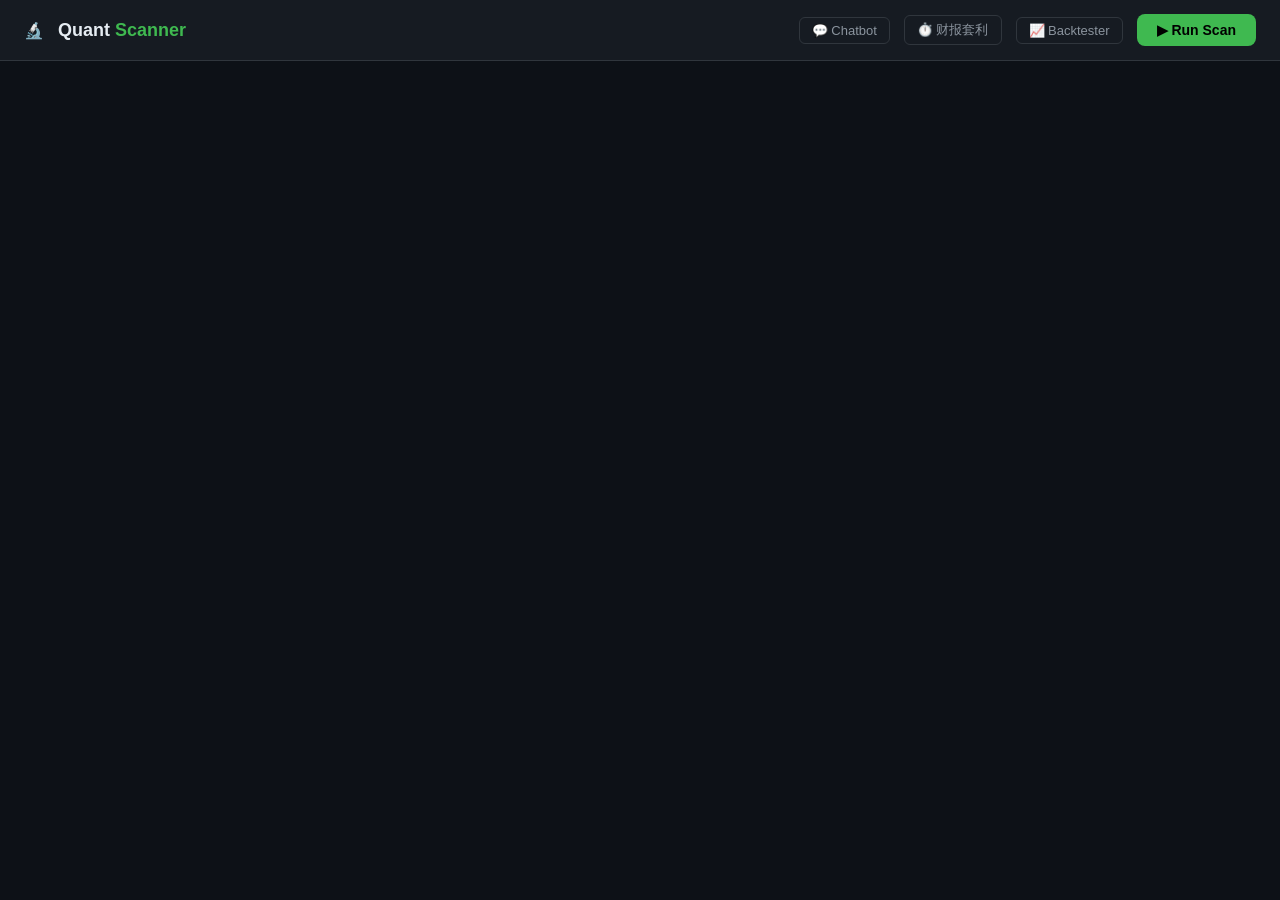
<file: templates/scanner.html>
<!DOCTYPE html>
<html lang="en">
<head>
<meta charset="UTF-8">
<meta name="viewport" content="width=device-width, initial-scale=1.0">
<title>Quant Scanner</title>
<style>
  :root {
    --bg:       #0d1117;
    --surface:  #161b22;
    --border:   #30363d;
    --green:    #3fb950;
    --green-dim:#1a3a24;
    --cyan:     #58a6ff;
    --red:      #f85149;
    --yellow:   #e3b341;
    --text:     #e6edf3;
    --muted:    #8b949e;
    --radius:   10px;
  }
  * { box-sizing: border-box; margin: 0; padding: 0; }
  body {
    background: var(--bg);
    color: var(--text);
    font-family: -apple-system, BlinkMacSystemFont, "Segoe UI", Helvetica, Arial, sans-serif;
    min-height: 100vh;
  }

  /* ── Header ── */
  header {
    display: flex;
    align-items: center;
    gap: 14px;
    padding: 14px 24px;
    background: var(--surface);
    border-bottom: 1px solid var(--border);
    flex-wrap: wrap;
  }
  header h1 { font-size: 18px; font-weight: 700; flex: 1; }
  header h1 span { color: var(--green); }
  .nav-link {
    font-size: 13px;
    color: var(--muted);
    text-decoration: none;
    padding: 5px 12px;
    border: 1px solid var(--border);
    border-radius: 6px;
    transition: all .15s;
  }
  .nav-link:hover { color: var(--text); border-color: var(--text); }
  #scan-btn {
    background: var(--green);
    color: #000;
    font-weight: 700;
    border: none;
    padding: 8px 20px;
    border-radius: 8px;
    font-size: 14px;
    cursor: pointer;
    transition: opacity .15s;
  }
  #scan-btn:hover    { opacity: .85; }
  #scan-btn:disabled { opacity: .5; cursor: default; }

  /* ── Content ── */
  .content { max-width: 1200px; margin: 0 auto; padding: 24px 20px; }

  /* ── Summary cards ── */
  .summary-grid {
    display: grid;
    grid-template-columns: repeat(auto-fit, minmax(140px, 1fr));
    gap: 12px;
    margin-bottom: 24px;
  }
  .summary-card {
    background: var(--surface);
    border: 1px solid var(--border);
    border-radius: var(--radius);
    padding: 16px;
    text-align: center;
  }
  .summary-card .val { font-size: 28px; font-weight: 700; margin-bottom: 4px; }
  .summary-card .lbl { font-size: 12px; color: var(--muted); }
  .val.buy  { color: var(--green); }
  .val.hold { color: var(--yellow); }
  .val.sell { color: var(--red); }
  .val.scan { color: var(--cyan); }

  /* ── Market filter tabs ── */
  .tabs {
    display: flex;
    gap: 8px;
    margin-bottom: 16px;
    flex-wrap: wrap;
  }
  .tab {
    padding: 6px 16px;
    border-radius: 20px;
    border: 1px solid var(--border);
    background: none;
    color: var(--muted);
    font-size: 13px;
    cursor: pointer;
    transition: all .15s;
  }
  .tab:hover  { border-color: var(--cyan); color: var(--cyan); }
  .tab.active { background: var(--cyan); color: #000; border-color: var(--cyan); font-weight: 600; }

  /* ── Table ── */
  .table-wrap {
    background: var(--surface);
    border: 1px solid var(--border);
    border-radius: var(--radius);
    overflow-x: auto;
  }
  table {
    width: 100%;
    border-collapse: collapse;
    font-size: 13px;
  }
  th {
    background: #21262d;
    padding: 10px 14px;
    text-align: left;
    font-size: 11px;
    text-transform: uppercase;
    letter-spacing: .06em;
    color: var(--muted);
    white-space: nowrap;
    cursor: pointer;
    user-select: none;
  }
  th:hover { color: var(--text); }
  th.sorted { color: var(--cyan); }
  td {
    padding: 10px 14px;
    border-top: 1px solid var(--border);
    white-space: nowrap;
  }
  tr:hover td { background: #21262d44; }

  .rank { color: var(--muted); font-size: 12px; }
  .ticker { font-weight: 700; font-family: monospace; color: var(--cyan); font-size: 14px; }
  .market-badge {
    font-size: 10px;
    padding: 2px 6px;
    border-radius: 4px;
    font-weight: 600;
    text-transform: uppercase;
  }
  .market-US { background: #1f3a5f; color: var(--cyan); }
  .market-HK { background: #3a1f1f; color: #ff7b72; }
  .market-CN { background: #3a2a1f; color: #e3b341; }

  .ret.pos { color: var(--green); }
  .ret.neg { color: var(--red); }
  .ret.neu { color: var(--muted); }

  .score-bar {
    display: flex;
    align-items: center;
    gap: 8px;
  }
  .bar-bg {
    flex: 1;
    height: 6px;
    background: var(--border);
    border-radius: 3px;
    min-width: 60px;
  }
  .bar-fill {
    height: 100%;
    border-radius: 3px;
    transition: width .3s;
  }
  .score-num { font-weight: 700; font-size: 13px; min-width: 30px; }

  .signal {
    display: inline-block;
    padding: 3px 10px;
    border-radius: 20px;
    font-size: 11px;
    font-weight: 700;
  }
  .signal-BUY  { background: var(--green-dim); color: var(--green); border: 1px solid var(--green); }
  .signal-HOLD { background: #3a2f1a; color: var(--yellow); border: 1px solid var(--yellow); }
  .signal-SELL { background: #3a1a1a; color: var(--red); border: 1px solid var(--red); }

  /* ── Loading ── */
  #loading {
    display: none;
    text-align: center;
    padding: 60px 20px;
    color: var(--muted);
  }
  .spinner {
    width: 40px; height: 40px;
    border: 3px solid var(--border);
    border-top-color: var(--green);
    border-radius: 50%;
    animation: spin 1s linear infinite;
    margin: 0 auto 16px;
  }
  @keyframes spin { to { transform: rotate(360deg); } }

  #empty { display: none; text-align: center; padding: 60px; color: var(--muted); }
  #scan-time { font-size: 12px; color: var(--muted); margin-bottom: 12px; }

  /* ── Top picks section ── */
  .section-title {
    font-size: 13px;
    font-weight: 600;
    color: var(--muted);
    text-transform: uppercase;
    letter-spacing: .08em;
    margin-bottom: 12px;
  }
</style>
</head>
<body>

<header>
  <span>🔬</span>
  <h1>Quant <span>Scanner</span></h1>
  <a href="/" class="nav-link">💬 Chatbot</a>
  <a href="/earnings" class="nav-link">⏱️ 财报套利</a>
  <a href="/backtest" class="nav-link">📈 Backtester</a>
  <button id="scan-btn" onclick="runScan()">▶ Run Scan</button>
</header>

<div class="content">

  <!-- Summary cards -->
  <div class="summary-grid" id="summary" style="display:none">
    <div class="summary-card">
      <div class="val scan" id="s-scanned">—</div>
      <div class="lbl">Stocks Scanned</div>
    </div>
    <div class="summary-card">
      <div class="val buy" id="s-buys">—</div>
      <div class="lbl">BUY Signals</div>
    </div>
    <div class="summary-card">
      <div class="val hold" id="s-holds">—</div>
      <div class="lbl">HOLD</div>
    </div>
    <div class="summary-card">
      <div class="val sell" id="s-sells">—</div>
      <div class="lbl">SELL / Avoid</div>
    </div>
  </div>

  <!-- Loading -->
  <div id="loading">
    <div class="spinner"></div>
    <div>Scanning <span id="loading-count">0</span> stocks across US, HK &amp; China…<br>
    <small>This takes ~20–30 seconds</small></div>
  </div>

  <!-- Results -->
  <div id="results" style="display:none">
    <div id="scan-time"></div>

    <!-- Market tabs -->
    <div class="tabs">
      <button class="tab active" onclick="filterMarket('ALL')">🌍 All Markets</button>
      <button class="tab" onclick="filterMarket('US')">🇺🇸 US Tech</button>
      <button class="tab" onclick="filterMarket('HK')">🇭🇰 Hong Kong</button>
      <button class="tab" onclick="filterMarket('CN')">🇨🇳 China ADRs</button>
      <button class="tab" onclick="filterMarket('BUY')">✅ BUY Only</button>
    </div>

    <div class="table-wrap">
      <table>
        <thead>
          <tr>
            <th onclick="sortBy('_rank')">#</th>
            <th onclick="sortBy('ticker')">Ticker</th>
            <th>Market</th>
            <th onclick="sortBy('price')">Price</th>
            <th onclick="sortBy('ret_1m')">1M %</th>
            <th onclick="sortBy('ret_3m')">3M %</th>
            <th onclick="sortBy('ret_6m')">6M %</th>
            <th onclick="sortBy('rsi')">RSI</th>
            <th onclick="sortBy('score')" class="sorted">Score ▼</th>
            <th>Signal</th>
          </tr>
        </thead>
        <tbody id="table-body"></tbody>
      </table>
    </div>
  </div>

  <div id="empty">
    <p>Click <strong>▶ Run Scan</strong> to scan 75 stocks across US, HK &amp; China markets.</p>
    <p style="margin-top:8px; font-size:12px;">Inspired by AQR Capital's factor investing: Momentum · Technical · Trend</p>
  </div>
</div>

<script>
  let allData    = [];
  let activeTab  = 'ALL';
  let sortKey    = 'score';
  let sortAsc    = false;

  const MARKET_TOTAL = {{ universe_total }};

  document.getElementById('empty').style.display = 'block';

  async function runScan() {
    const btn = document.getElementById('scan-btn');
    btn.disabled = true;
    btn.textContent = '⏳ Scanning…';
    document.getElementById('empty').style.display   = 'none';
    document.getElementById('results').style.display = 'none';
    document.getElementById('summary').style.display = 'none';
    document.getElementById('loading').style.display = 'block';
    document.getElementById('loading-count').textContent = MARKET_TOTAL;

    try {
      const res  = await fetch('/api/scanner/run', { method: 'POST' });
      const data = await res.json();

      if (data.error) {
        alert('Scan error: ' + data.error);
        return;
      }

      allData = data.all;
      renderSummary(data);
      renderTable(allData);
      document.getElementById('scan-time').textContent = `Last scan: ${data.scanned_at} · ${data.scanned} stocks scored`;
      document.getElementById('results').style.display = 'block';
      document.getElementById('summary').style.display = 'grid';
    } catch (e) {
      alert('Error: ' + e.message);
    } finally {
      document.getElementById('loading').style.display = 'none';
      btn.disabled    = false;
      btn.textContent = '▶ Run Scan';
    }
  }

  function renderSummary(data) {
    document.getElementById('s-scanned').textContent = data.scanned;
    document.getElementById('s-buys').textContent    = data.buys;
    document.getElementById('s-holds').textContent   = data.holds;
    document.getElementById('s-sells').textContent   = data.sells;
  }

  function filterMarket(market) {
    activeTab = market;
    document.querySelectorAll('.tab').forEach(t => t.classList.remove('active'));
    event.target.classList.add('active');

    let filtered = allData;
    if (market === 'BUY')                         filtered = allData.filter(r => r.signal === 'BUY');
    else if (market !== 'ALL')                    filtered = allData.filter(r => r.market === market);
    renderTable(filtered);
  }

  function sortBy(key) {
    if (sortKey === key) { sortAsc = !sortAsc; }
    else { sortKey = key; sortAsc = false; }

    document.querySelectorAll('th').forEach(th => th.classList.remove('sorted'));
    event.target.classList.add('sorted');

    let filtered = allData;
    if (activeTab === 'BUY')       filtered = allData.filter(r => r.signal === 'BUY');
    else if (activeTab !== 'ALL')  filtered = allData.filter(r => r.market === activeTab);
    renderTable(filtered);
  }

  function renderTable(rows) {
    // Add rank before sorting
    let sorted = [...rows];
    if (sortKey !== '_rank') {
      sorted.sort((a, b) => {
        const av = a[sortKey], bv = b[sortKey];
        if (typeof av === 'string') return sortAsc ? av.localeCompare(bv) : bv.localeCompare(av);
        return sortAsc ? av - bv : bv - av;
      });
    }

    const tbody = document.getElementById('table-body');
    tbody.innerHTML = sorted.map((r, i) => {
      const scoreColor = r.score >= 62 ? '#3fb950' : (r.score <= 38 ? '#f85149' : '#e3b341');
      const barW = Math.round(r.score) + '%';
      return `
        <tr>
          <td class="rank">${i + 1}</td>
          <td>
            <div class="ticker">${r.ticker}</div>
            <div style="font-size:11px; color:var(--muted); margin-top:2px;">${r.name}</div>
          </td>
          <td><span class="market-badge market-${r.market}">${r.market}</span></td>
          <td>${formatPrice(r.price, r.market)}</td>
          <td class="ret ${retClass(r.ret_1m)}">${r.ret_1m > 0 ? '+' : ''}${r.ret_1m}%</td>
          <td class="ret ${retClass(r.ret_3m)}">${r.ret_3m > 0 ? '+' : ''}${r.ret_3m}%</td>
          <td class="ret ${retClass(r.ret_6m)}">${r.ret_6m > 0 ? '+' : ''}${r.ret_6m}%</td>
          <td style="color:${r.rsi < 30 ? 'var(--green)' : (r.rsi > 70 ? 'var(--red)' : 'var(--text)')}">${r.rsi}</td>
          <td>
            <div class="score-bar">
              <div class="bar-bg"><div class="bar-fill" style="width:${barW}; background:${scoreColor}"></div></div>
              <span class="score-num" style="color:${scoreColor}">${r.score}</span>
            </div>
          </td>
          <td><span class="signal signal-${r.signal}">${r.signal}</span></td>
        </tr>`;
    }).join('');
  }

  function retClass(v) { return v > 0 ? 'pos' : (v < 0 ? 'neg' : 'neu'); }

  function formatPrice(price, market) {
    if (market === 'HK') return 'HK$' + price.toLocaleString();
    return '$' + price.toLocaleString();
  }
</script>
</body>
</html>
</file>
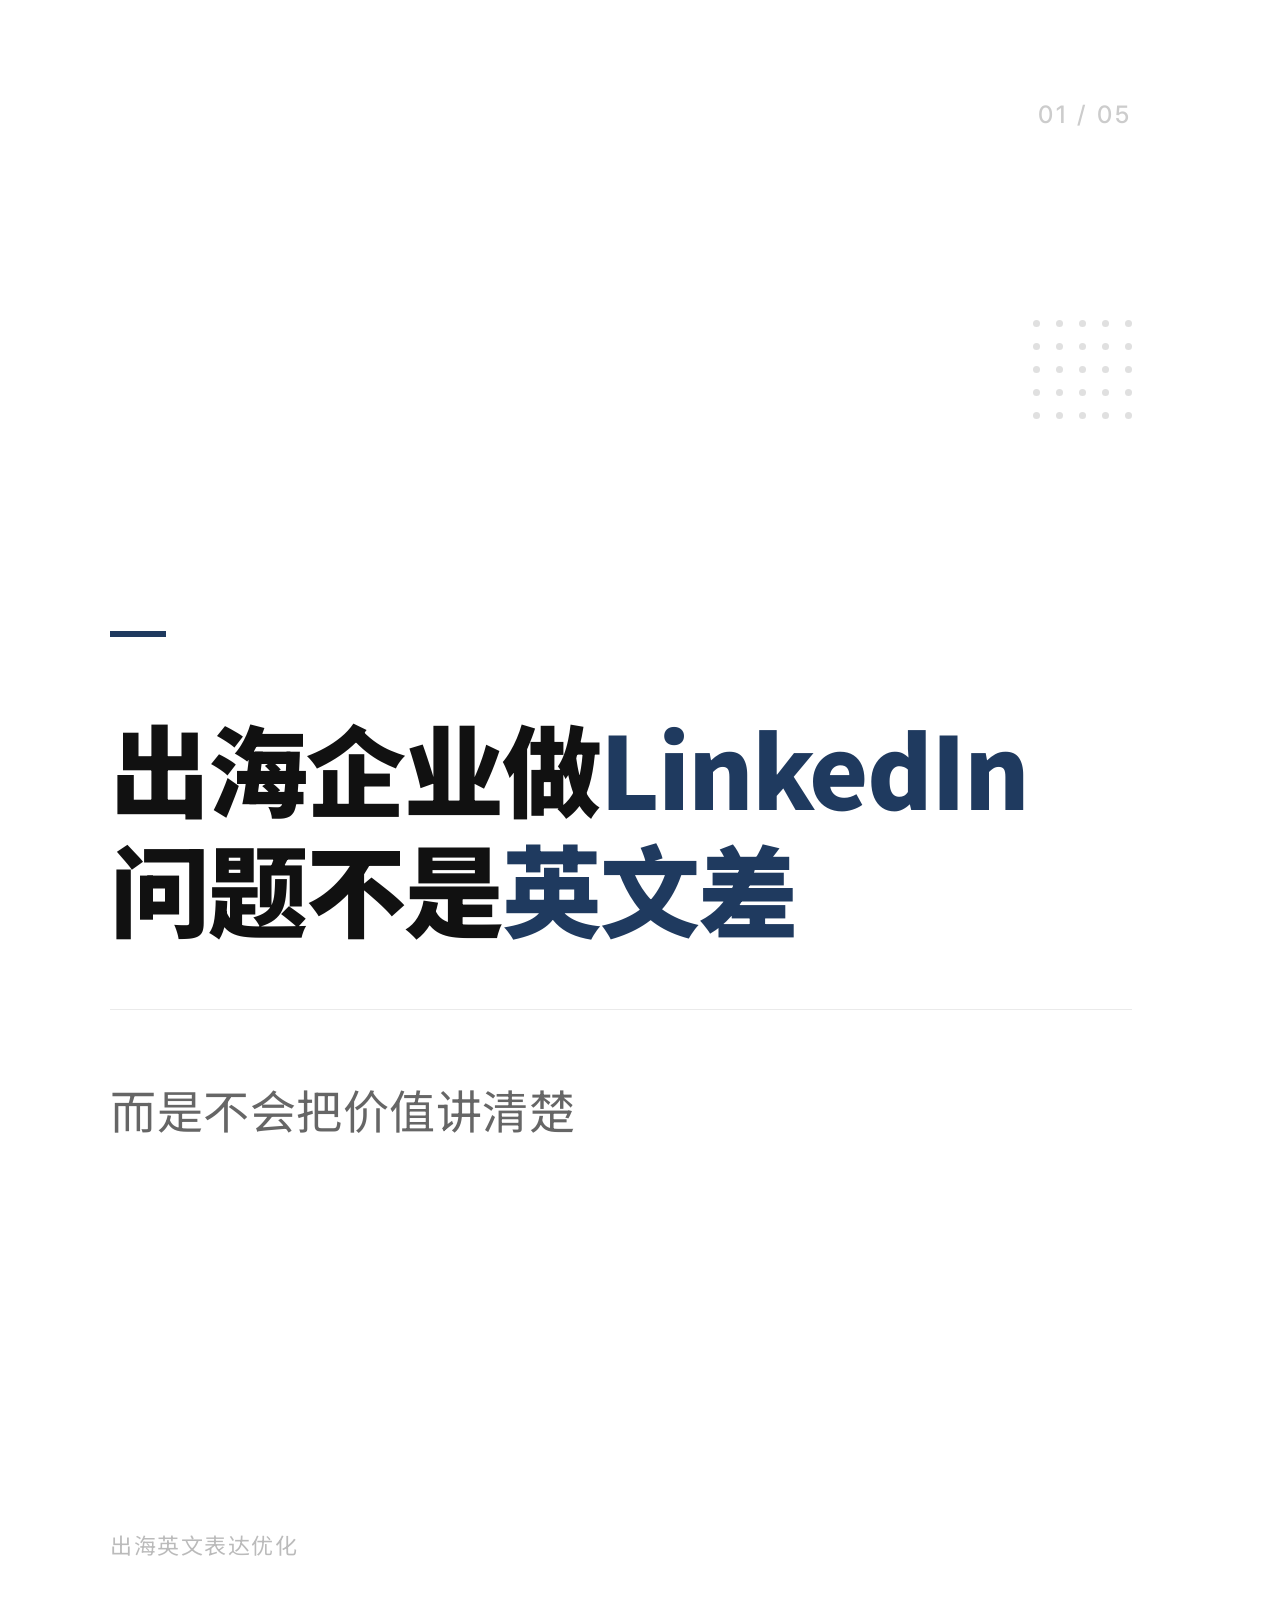
<file: xhs-linkedin-guide/page1-cover.html>
<!DOCTYPE html>
<html lang="zh-CN">
<head>
<meta charset="UTF-8">
<link href="https://fonts.googleapis.com/css2?family=Noto+Sans+SC:wght@400;500;700;900&family=Inter:wght@400;500;700;800&display=swap" rel="stylesheet">
<style>
* { margin: 0; padding: 0; box-sizing: border-box; }
html, body {
  width: 1242px;
  height: 1660px;
  overflow: hidden;
}
body {
  background: #FFFFFF;
  font-family: 'Noto Sans SC', 'Inter', 'Helvetica Neue', Arial, sans-serif;
  color: #111111;
  position: relative;
}
.page {
  width: 1242px;
  height: 1660px;
  padding: 100px 110px;
  display: flex;
  flex-direction: column;
  justify-content: space-between;
  position: relative;
}

/* Top meta row */
.top-row {
  display: flex;
  justify-content: flex-end;
  align-items: center;
}
.page-num {
  font-family: 'Inter', sans-serif;
  font-size: 24px;
  font-weight: 500;
  color: #CCCCCC;
  letter-spacing: 3px;
}

/* Main title block */
.title-block {
  margin-top: 120px;
}
.accent-bar {
  width: 56px;
  height: 6px;
  background: #1F3A5F;
  margin-bottom: 72px;
}
.title-line {
  font-size: 100px;
  font-weight: 900;
  line-height: 1.16;
  color: #111111;
  letter-spacing: -2px;
  display: block;
}
.title-line + .title-line {
  margin-top: 4px;
}
.accent { color: #1F3A5F; }

.divider-thin {
  width: 100%;
  height: 1px;
  background: #EAEAEA;
  margin: 64px 0;
}
.subtitle {
  font-size: 46px;
  font-weight: 400;
  color: #666666;
  line-height: 1.55;
  letter-spacing: 0.5px;
}

/* Bottom branding */
.branding {
  font-size: 22px;
  color: #BBBBBB;
  letter-spacing: 1.5px;
  font-weight: 400;
}

/* Decorative dot grid — top right area */
.dot-grid {
  position: absolute;
  right: 110px;
  top: 320px;
  display: grid;
  grid-template-columns: repeat(5, 1fr);
  grid-template-rows: repeat(5, 1fr);
  gap: 16px;
}
.dot {
  width: 7px;
  height: 7px;
  border-radius: 50%;
  background: #E0E0E0;
}
</style>
</head>
<body>
<div class="page">

  <!-- Top: page number -->
  <div class="top-row">
    <span class="page-num">01 / 05</span>
  </div>

  <!-- Main content -->
  <div class="title-block">
    <div class="accent-bar"></div>
    <span class="title-line">出海企业做<span class="accent">LinkedIn</span></span>
    <span class="title-line">问题不是<span class="accent">英文差</span></span>
    <div class="divider-thin"></div>
    <div class="subtitle">而是不会把价值讲清楚</div>
  </div>

  <!-- Bottom branding -->
  <div class="branding">出海英文表达优化</div>

  <!-- Decorative dots -->
  <div class="dot-grid">
    <div class="dot"></div><div class="dot"></div><div class="dot"></div><div class="dot"></div><div class="dot"></div>
    <div class="dot"></div><div class="dot"></div><div class="dot"></div><div class="dot"></div><div class="dot"></div>
    <div class="dot"></div><div class="dot"></div><div class="dot"></div><div class="dot"></div><div class="dot"></div>
    <div class="dot"></div><div class="dot"></div><div class="dot"></div><div class="dot"></div><div class="dot"></div>
    <div class="dot"></div><div class="dot"></div><div class="dot"></div><div class="dot"></div><div class="dot"></div>
  </div>

</div>
</body>
</html>
</file>
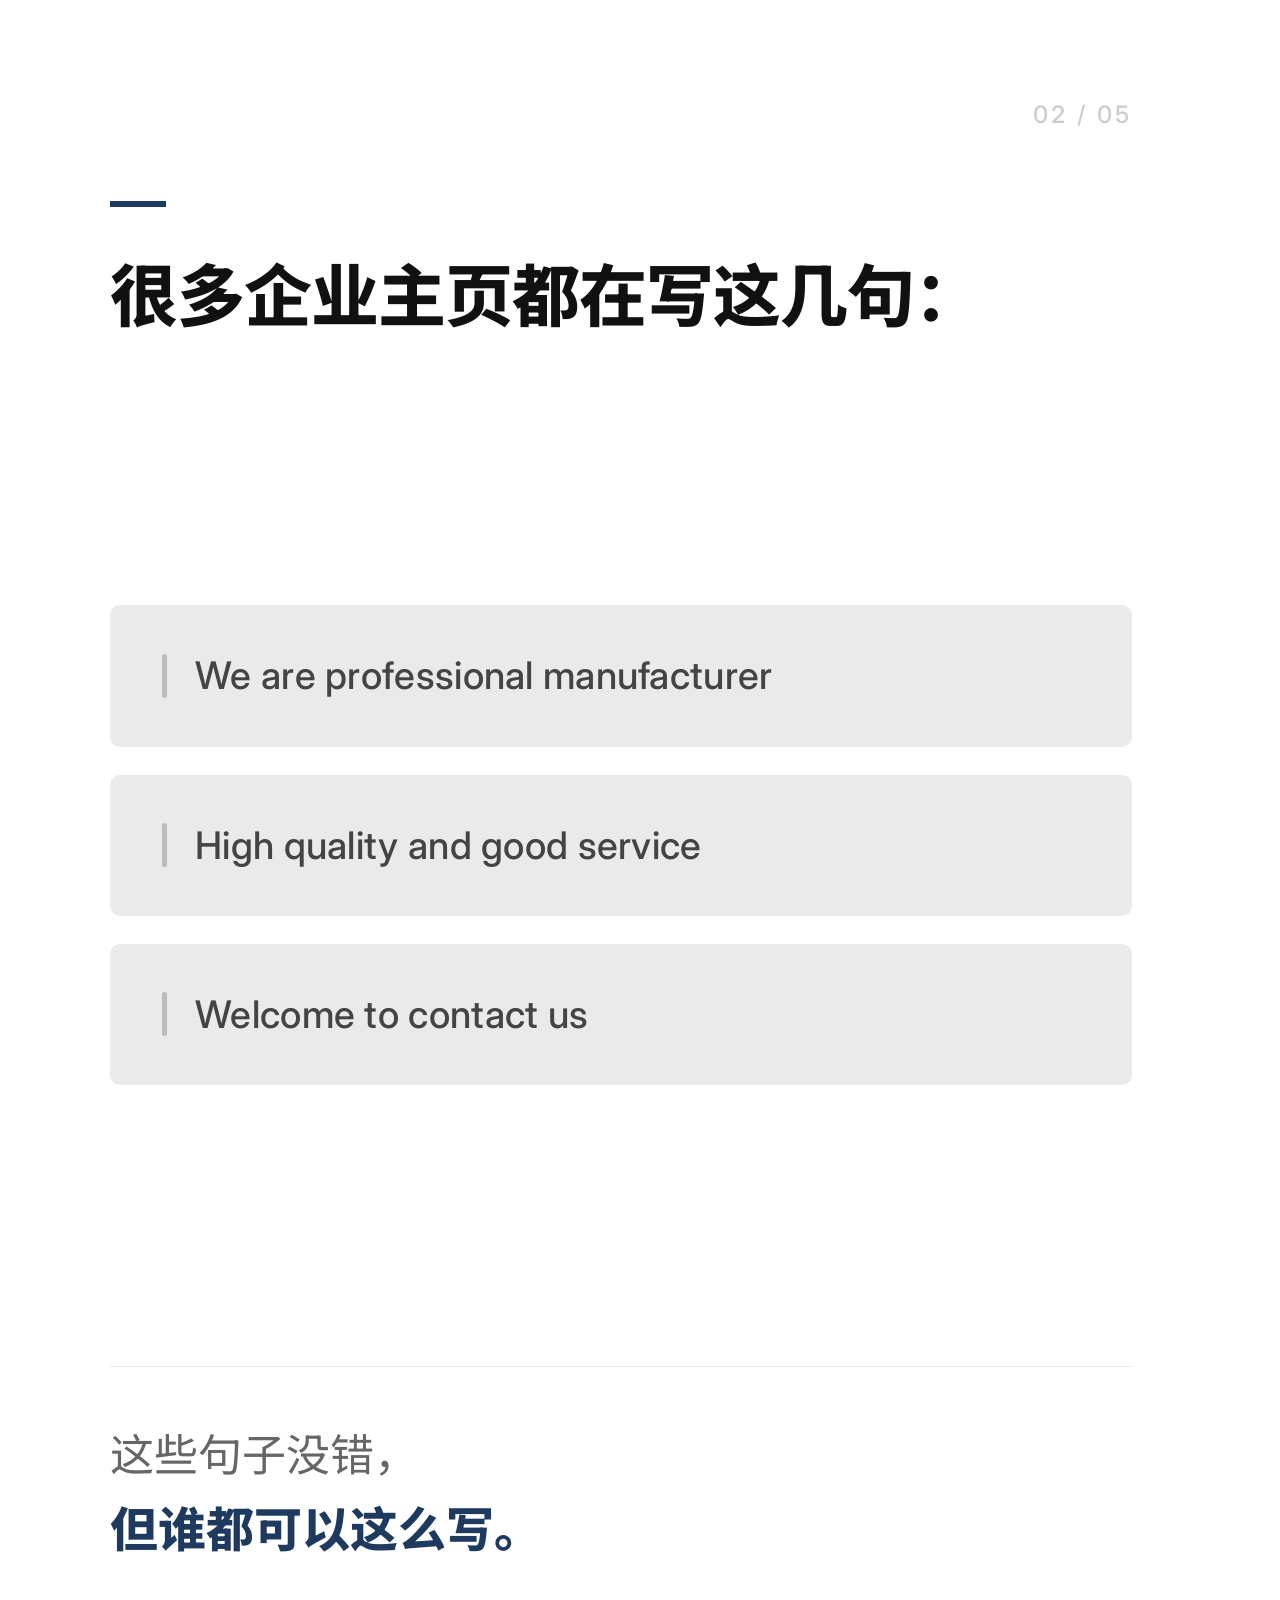
<file: xhs-linkedin-guide/page2-mistakes.html>
<!DOCTYPE html>
<html lang="zh-CN">
<head>
<meta charset="UTF-8">
<link href="https://fonts.googleapis.com/css2?family=Noto+Sans+SC:wght@400;500;700;900&family=Inter:wght@400;500;600;700;800&display=swap" rel="stylesheet">
<style>
* { margin: 0; padding: 0; box-sizing: border-box; }
html, body {
  width: 1242px;
  height: 1660px;
  overflow: hidden;
}
body {
  background: #FFFFFF;
  font-family: 'Noto Sans SC', 'Inter', 'Helvetica Neue', Arial, sans-serif;
  color: #111111;
  position: relative;
}
.page {
  width: 1242px;
  height: 1660px;
  padding: 100px 110px;
  display: flex;
  flex-direction: column;
  position: relative;
}

/* Top meta row */
.top-row {
  display: flex;
  justify-content: flex-end;
  align-items: center;
  margin-bottom: 72px;
}
.page-num {
  font-family: 'Inter', sans-serif;
  font-size: 24px;
  font-weight: 500;
  color: #CCCCCC;
  letter-spacing: 3px;
}

/* Title block */
.title-block {
  margin-bottom: 56px;
}
.accent-bar {
  width: 56px;
  height: 6px;
  background: #1F3A5F;
  margin-bottom: 44px;
}
.page-title {
  font-size: 68px;
  font-weight: 800;
  line-height: 1.2;
  color: #111111;
  letter-spacing: -1px;
}

/* Sentence cards */
.cards-block {
  flex: 1;
  display: flex;
  flex-direction: column;
  justify-content: center;
  gap: 28px;
  margin-bottom: 0;
}
.sentence-card {
  background: #EAEAEA;
  border-radius: 10px;
  padding: 44px 52px;
  display: flex;
  align-items: center;
  gap: 28px;
}
.card-quote {
  width: 5px;
  height: 44px;
  background: #BBBBBB;
  border-radius: 3px;
  flex-shrink: 0;
}
.card-text {
  font-family: 'Inter', monospace, sans-serif;
  font-size: 38px;
  font-weight: 500;
  color: #444444;
  letter-spacing: 0.3px;
  line-height: 1.4;
}

/* Bottom summary */
.summary-block {
  margin-top: 64px;
  padding-top: 52px;
  border-top: 1px solid #EAEAEA;
}
.summary-line1 {
  font-size: 44px;
  font-weight: 400;
  color: #666666;
  line-height: 1.5;
}
.summary-line2 {
  font-size: 48px;
  font-weight: 800;
  color: #1F3A5F;
  line-height: 1.4;
  margin-top: 8px;
}
</style>
</head>
<body>
<div class="page">

  <!-- Top: page number -->
  <div class="top-row">
    <span class="page-num">02 / 05</span>
  </div>

  <!-- Title -->
  <div class="title-block">
    <div class="accent-bar"></div>
    <div class="page-title">很多企业主页都在写这几句：</div>
  </div>

  <!-- Sentence cards -->
  <div class="cards-block">
    <div class="sentence-card">
      <div class="card-quote"></div>
      <div class="card-text">We are professional manufacturer</div>
    </div>
    <div class="sentence-card">
      <div class="card-quote"></div>
      <div class="card-text">High quality and good service</div>
    </div>
    <div class="sentence-card">
      <div class="card-quote"></div>
      <div class="card-text">Welcome to contact us</div>
    </div>
  </div>

  <!-- Bottom summary -->
  <div class="summary-block">
    <div class="summary-line1">这些句子没错，</div>
    <div class="summary-line2">但谁都可以这么写。</div>
  </div>

</div>
</body>
</html>
</file>
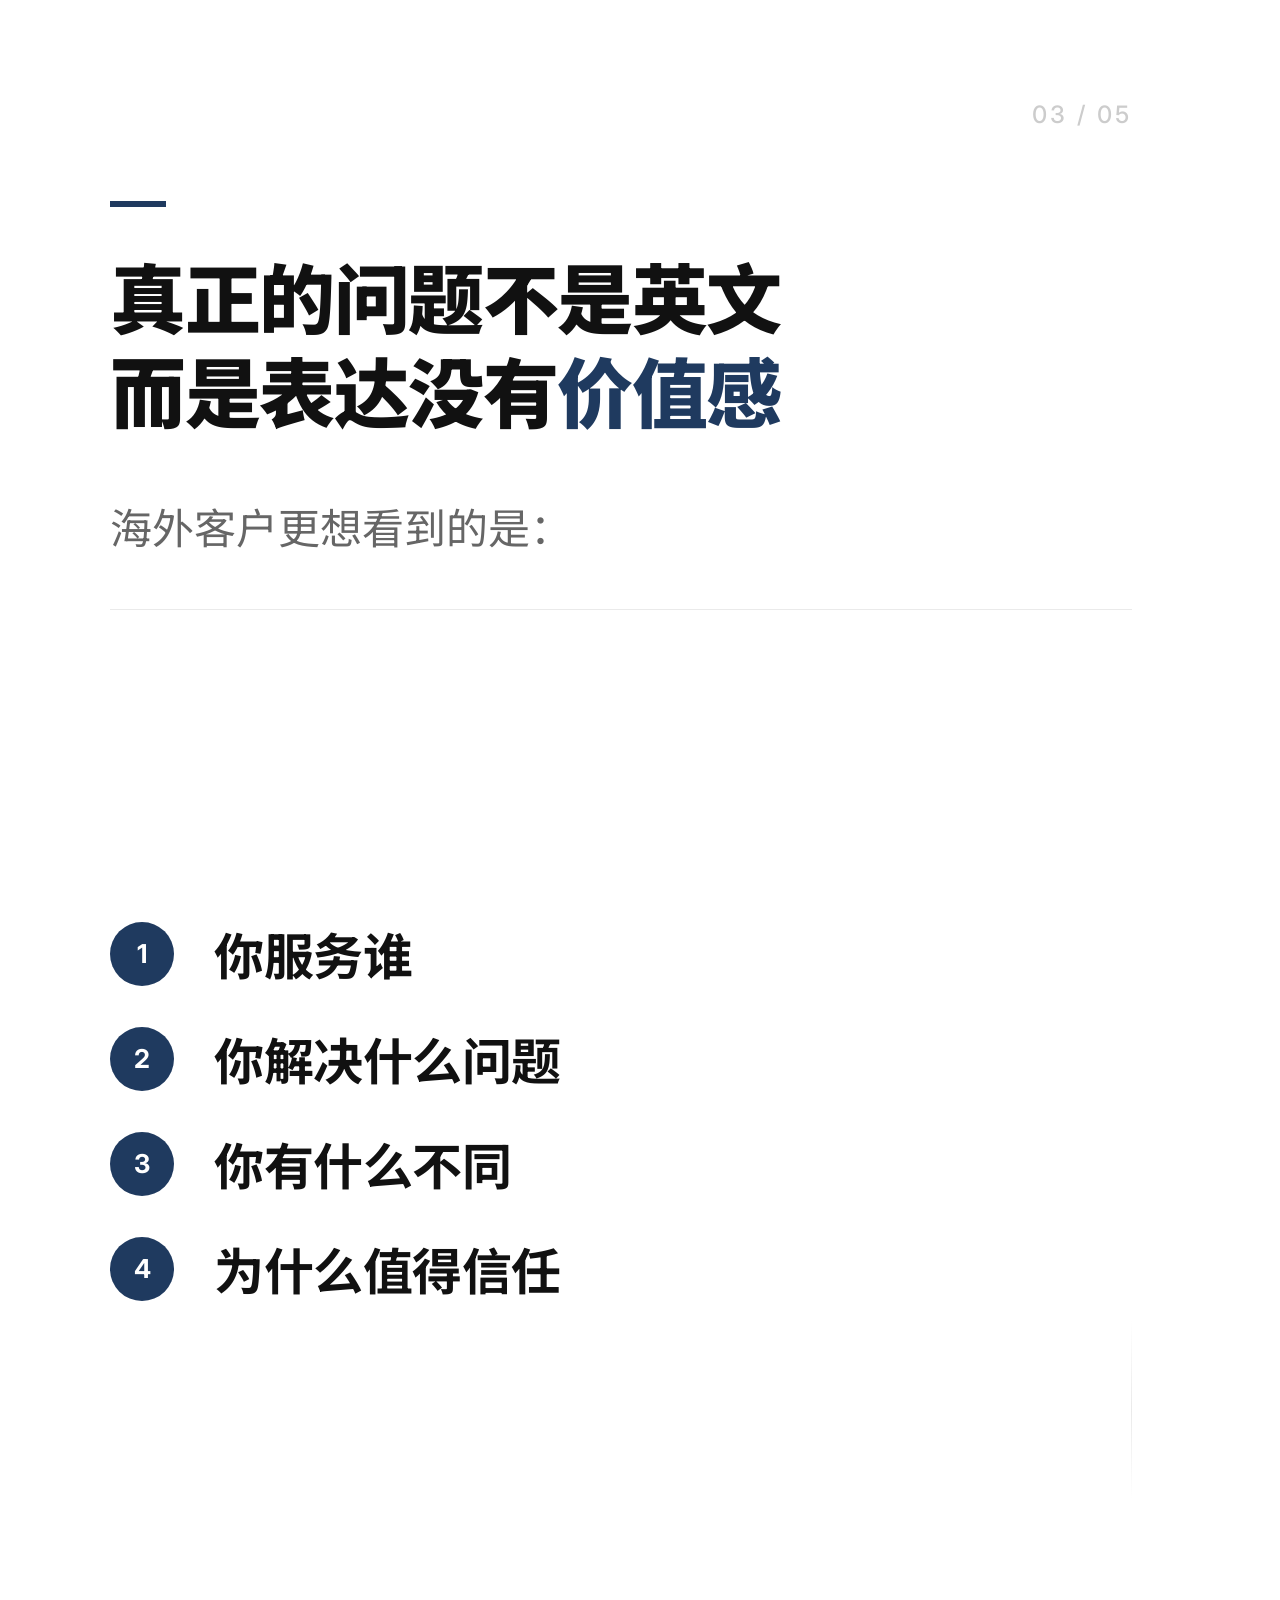
<file: xhs-linkedin-guide/page3-problem.html>
<!DOCTYPE html>
<html lang="zh-CN">
<head>
<meta charset="UTF-8">
<link href="https://fonts.googleapis.com/css2?family=Noto+Sans+SC:wght@400;500;700;900&family=Inter:wght@400;500;700;800&display=swap" rel="stylesheet">
<style>
* { margin: 0; padding: 0; box-sizing: border-box; }
html, body {
  width: 1242px;
  height: 1660px;
  overflow: hidden;
}
body {
  background: #FFFFFF;
  font-family: 'Noto Sans SC', 'Inter', 'Helvetica Neue', Arial, sans-serif;
  color: #111111;
  position: relative;
}
.page {
  width: 1242px;
  height: 1660px;
  padding: 100px 110px;
  display: flex;
  flex-direction: column;
  position: relative;
}

/* Top meta row */
.top-row {
  display: flex;
  justify-content: flex-end;
  align-items: center;
  margin-bottom: 72px;
}
.page-num {
  font-family: 'Inter', sans-serif;
  font-size: 24px;
  font-weight: 500;
  color: #CCCCCC;
  letter-spacing: 3px;
}

/* Title block */
.title-block {
  margin-bottom: 60px;
}
.accent-bar {
  width: 56px;
  height: 6px;
  background: #1F3A5F;
  margin-bottom: 44px;
}
.title-line {
  font-size: 76px;
  font-weight: 900;
  line-height: 1.18;
  color: #111111;
  letter-spacing: -1.5px;
  display: block;
}
.title-line + .title-line {
  margin-top: 4px;
}
.accent { color: #1F3A5F; }

/* Lead sentence */
.lead-block {
  margin-bottom: 52px;
  padding-bottom: 52px;
  border-bottom: 1px solid #EAEAEA;
}
.lead-text {
  font-size: 42px;
  font-weight: 400;
  color: #666666;
  line-height: 1.5;
}

/* Numbered items */
.items-list {
  flex: 1;
  display: flex;
  flex-direction: column;
  justify-content: center;
  gap: 40px;
}
.item-row {
  display: flex;
  align-items: center;
  gap: 40px;
}
.num-circle {
  width: 64px;
  height: 64px;
  border-radius: 50%;
  background: #1F3A5F;
  color: #FFFFFF;
  display: flex;
  align-items: center;
  justify-content: center;
  font-family: 'Inter', sans-serif;
  font-size: 26px;
  font-weight: 700;
  flex-shrink: 0;
}
.item-text {
  font-size: 50px;
  font-weight: 700;
  color: #111111;
  line-height: 1.3;
  letter-spacing: -0.5px;
}

/* Subtle right-side decoration */
.deco-line {
  position: absolute;
  right: 110px;
  bottom: 160px;
  width: 1px;
  height: 180px;
  background: linear-gradient(to bottom, transparent, #EAEAEA, transparent);
}
</style>
</head>
<body>
<div class="page">

  <!-- Top: page number -->
  <div class="top-row">
    <span class="page-num">03 / 05</span>
  </div>

  <!-- Title -->
  <div class="title-block">
    <div class="accent-bar"></div>
    <span class="title-line">真正的问题不是英文</span>
    <span class="title-line">而是表达没有<span class="accent">价值感</span></span>
  </div>

  <!-- Lead sentence -->
  <div class="lead-block">
    <div class="lead-text">海外客户更想看到的是：</div>
  </div>

  <!-- 4 numbered items -->
  <div class="items-list">
    <div class="item-row">
      <div class="num-circle">1</div>
      <div class="item-text">你服务谁</div>
    </div>
    <div class="item-row">
      <div class="num-circle">2</div>
      <div class="item-text">你解决什么问题</div>
    </div>
    <div class="item-row">
      <div class="num-circle">3</div>
      <div class="item-text">你有什么不同</div>
    </div>
    <div class="item-row">
      <div class="num-circle">4</div>
      <div class="item-text">为什么值得信任</div>
    </div>
  </div>

  <!-- Subtle decoration -->
  <div class="deco-line"></div>

</div>
</body>
</html>
</file>
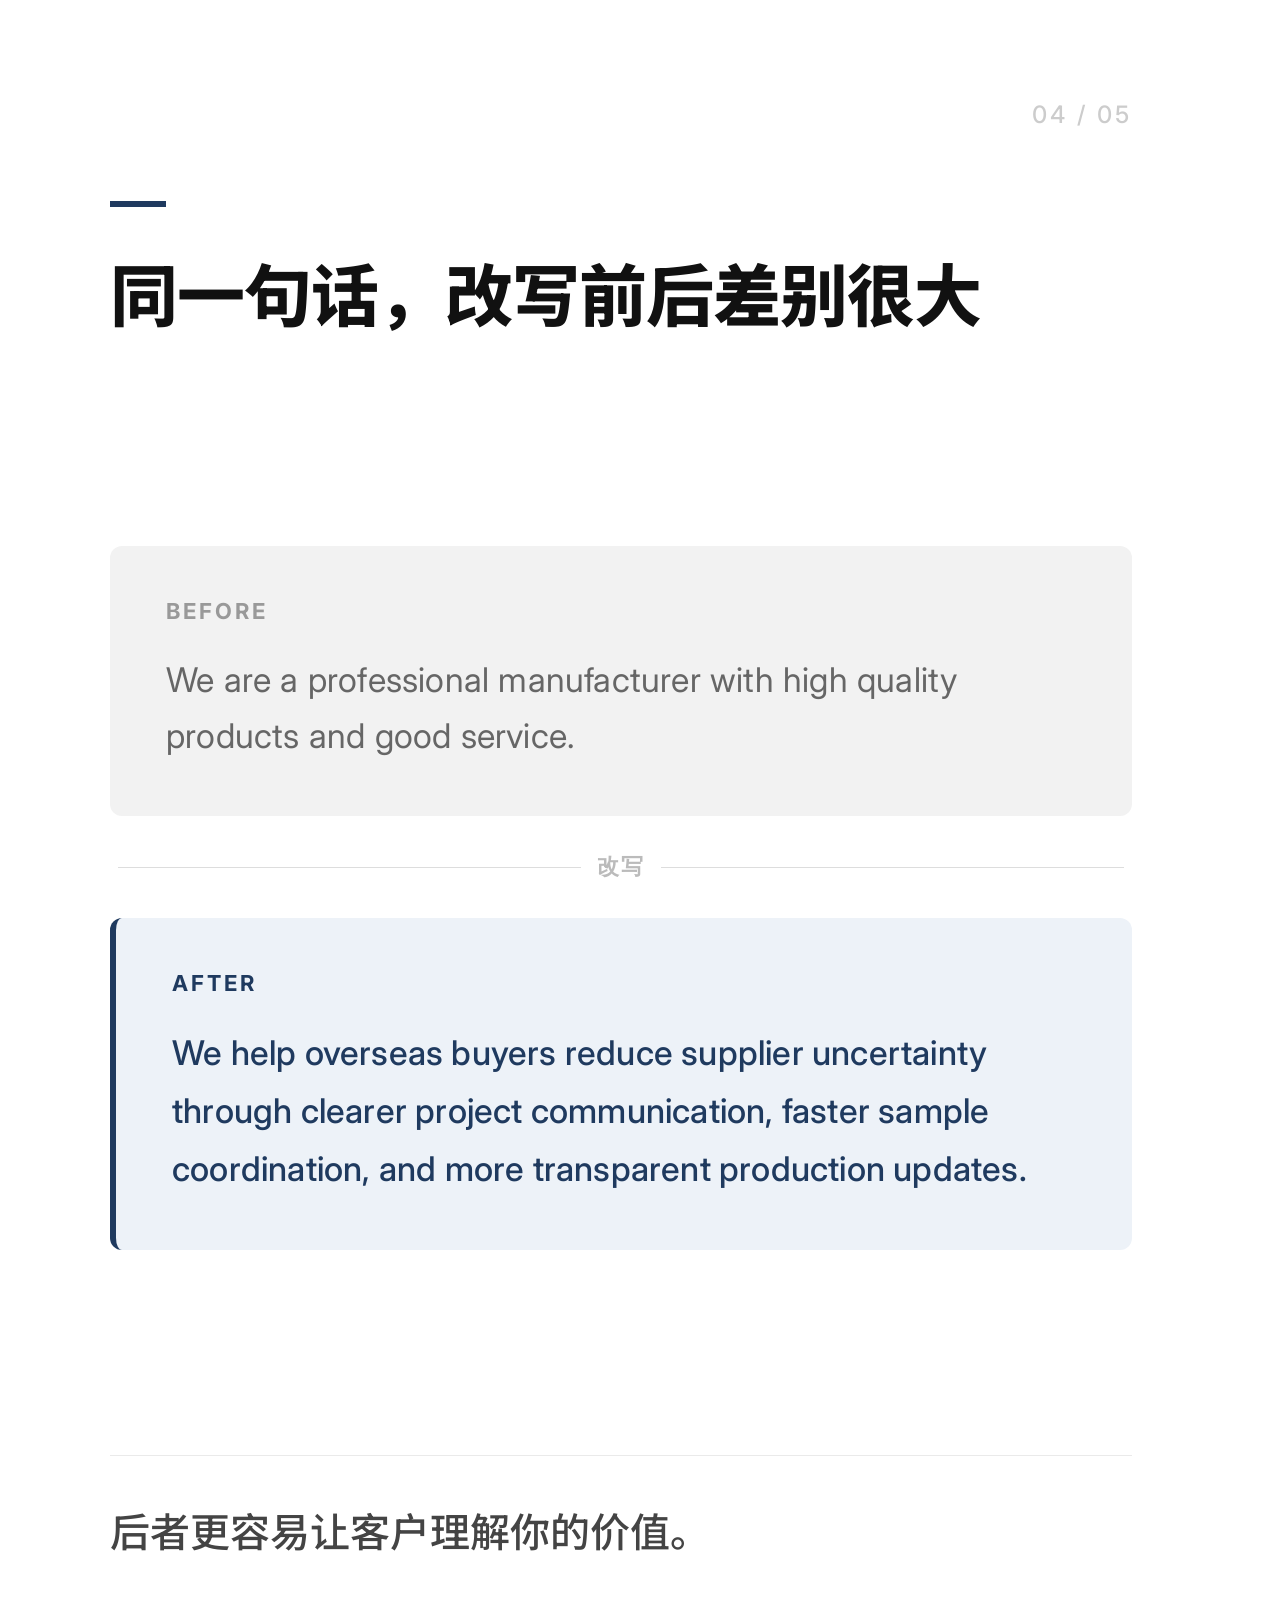
<file: xhs-linkedin-guide/page4-rewrite.html>
<!DOCTYPE html>
<html lang="zh-CN">
<head>
<meta charset="UTF-8">
<link href="https://fonts.googleapis.com/css2?family=Noto+Sans+SC:wght@400;500;700;900&family=Inter:wght@400;500;600;700;800&display=swap" rel="stylesheet">
<style>
* { margin: 0; padding: 0; box-sizing: border-box; }
html, body {
  width: 1242px;
  height: 1660px;
  overflow: hidden;
}
body {
  background: #FFFFFF;
  font-family: 'Noto Sans SC', 'Inter', 'Helvetica Neue', Arial, sans-serif;
  color: #111111;
  position: relative;
}
.page {
  width: 1242px;
  height: 1660px;
  padding: 100px 110px;
  display: flex;
  flex-direction: column;
  position: relative;
}

/* Top meta row */
.top-row {
  display: flex;
  justify-content: flex-end;
  align-items: center;
  margin-bottom: 72px;
}
.page-num {
  font-family: 'Inter', sans-serif;
  font-size: 24px;
  font-weight: 500;
  color: #CCCCCC;
  letter-spacing: 3px;
}

/* Title block */
.title-block {
  margin-bottom: 60px;
}
.accent-bar {
  width: 56px;
  height: 6px;
  background: #1F3A5F;
  margin-bottom: 44px;
}
.page-title {
  font-size: 68px;
  font-weight: 800;
  line-height: 1.2;
  color: #111111;
  letter-spacing: -1px;
}

/* Comparison blocks */
.comparison-block {
  flex: 1;
  display: flex;
  flex-direction: column;
  justify-content: center;
  gap: 36px;
}

/* Arrow connector */
.arrow-connector {
  display: flex;
  align-items: center;
  gap: 16px;
  padding: 0 8px;
}
.arrow-line {
  flex: 1;
  height: 1px;
  background: #DDDDDD;
}
.arrow-label {
  font-family: 'Inter', sans-serif;
  font-size: 22px;
  font-weight: 600;
  color: #BBBBBB;
  letter-spacing: 2px;
  text-transform: uppercase;
}

/* Before box */
.before-box {
  background: #F2F2F2;
  border-radius: 12px;
  padding: 52px 56px;
}
.box-label {
  font-family: 'Inter', sans-serif;
  font-size: 22px;
  font-weight: 700;
  letter-spacing: 3px;
  text-transform: uppercase;
  margin-bottom: 28px;
}
.before-box .box-label {
  color: #999999;
}
.before-box .box-text {
  font-family: 'Inter', sans-serif;
  font-size: 34px;
  font-weight: 400;
  color: #666666;
  line-height: 1.65;
  letter-spacing: 0.2px;
}

/* After box */
.after-box {
  background: #EDF2F8;
  border-radius: 12px;
  border-left: 6px solid #1F3A5F;
  padding: 52px 56px;
}
.after-box .box-label {
  color: #1F3A5F;
}
.after-box .box-text {
  font-family: 'Inter', sans-serif;
  font-size: 34px;
  font-weight: 500;
  color: #1F3A5F;
  line-height: 1.7;
  letter-spacing: 0.2px;
}

/* Bottom summary */
.summary-block {
  margin-top: 52px;
  padding-top: 44px;
  border-top: 1px solid #EAEAEA;
}
.summary-text {
  font-size: 40px;
  font-weight: 500;
  color: #444444;
  line-height: 1.5;
}
</style>
</head>
<body>
<div class="page">

  <!-- Top: page number -->
  <div class="top-row">
    <span class="page-num">04 / 05</span>
  </div>

  <!-- Title -->
  <div class="title-block">
    <div class="accent-bar"></div>
    <div class="page-title">同一句话，改写前后差别很大</div>
  </div>

  <!-- Comparison -->
  <div class="comparison-block">

    <!-- Before -->
    <div class="before-box">
      <div class="box-label">Before</div>
      <div class="box-text">
        We are a professional manufacturer with high quality products and good service.
      </div>
    </div>

    <!-- Arrow connector -->
    <div class="arrow-connector">
      <div class="arrow-line"></div>
      <div class="arrow-label">改写</div>
      <div class="arrow-line"></div>
    </div>

    <!-- After -->
    <div class="after-box">
      <div class="box-label">After</div>
      <div class="box-text">
        We help overseas buyers reduce supplier uncertainty through clearer project communication, faster sample coordination, and more transparent production updates.
      </div>
    </div>

  </div>

  <!-- Bottom summary -->
  <div class="summary-block">
    <div class="summary-text">后者更容易让客户理解你的价值。</div>
  </div>

</div>
</body>
</html>
</file>
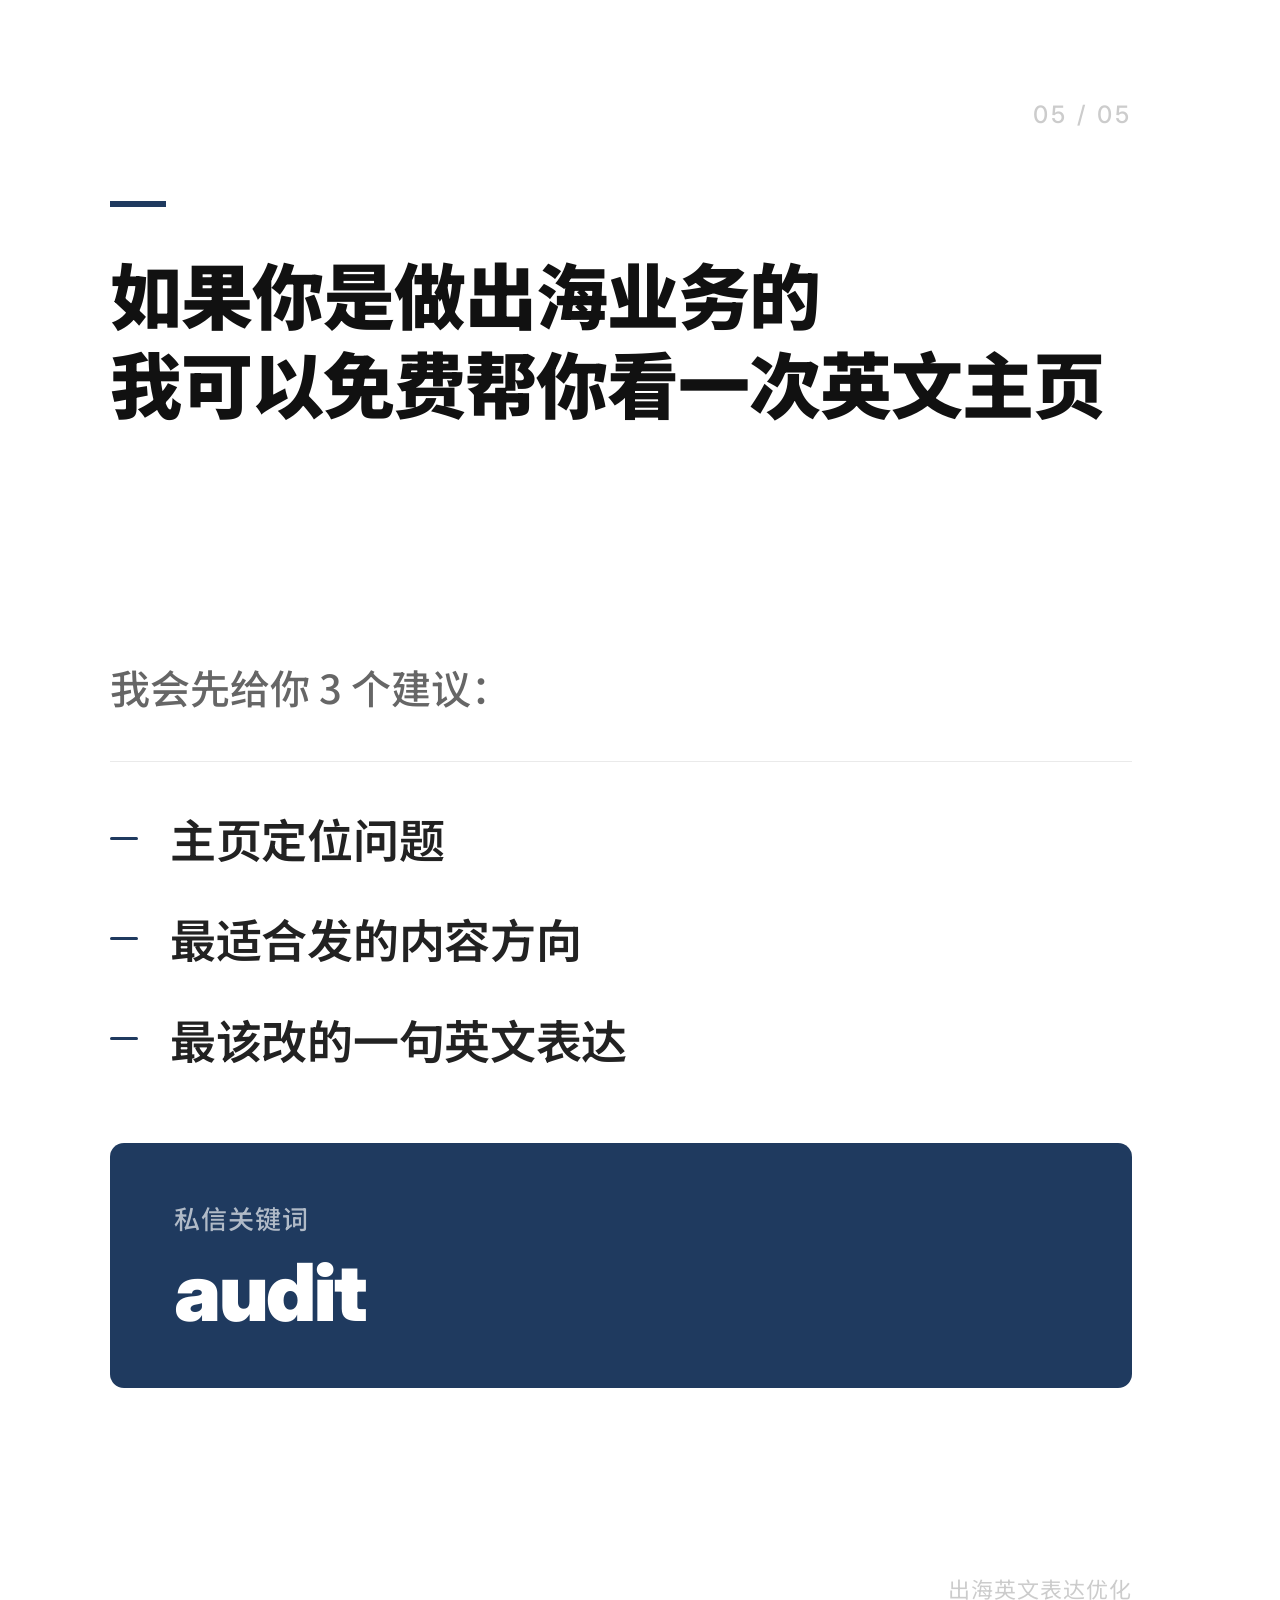
<file: xhs-linkedin-guide/page5-cta.html>
<!DOCTYPE html>
<html lang="zh-CN">
<head>
<meta charset="UTF-8">
<link href="https://fonts.googleapis.com/css2?family=Noto+Sans+SC:wght@400;500;700;900&family=Inter:wght@400;500;700;800;900&display=swap" rel="stylesheet">
<style>
* { margin: 0; padding: 0; box-sizing: border-box; }
html, body {
  width: 1242px;
  height: 1660px;
  overflow: hidden;
}
body {
  background: #FFFFFF;
  font-family: 'Noto Sans SC', 'Inter', 'Helvetica Neue', Arial, sans-serif;
  color: #111111;
  position: relative;
}
.page {
  width: 1242px;
  height: 1660px;
  padding: 100px 110px;
  display: flex;
  flex-direction: column;
  position: relative;
}

/* Top meta row */
.top-row {
  display: flex;
  justify-content: flex-end;
  align-items: center;
  margin-bottom: 72px;
}
.page-num {
  font-family: 'Inter', sans-serif;
  font-size: 24px;
  font-weight: 500;
  color: #CCCCCC;
  letter-spacing: 3px;
}

/* Title block */
.title-block {
  margin-bottom: 60px;
}
.accent-bar {
  width: 56px;
  height: 6px;
  background: #1F3A5F;
  margin-bottom: 44px;
}
.title-line {
  font-size: 72px;
  font-weight: 900;
  line-height: 1.18;
  color: #111111;
  letter-spacing: -1px;
  display: block;
}
.title-line + .title-line {
  margin-top: 4px;
}

/* Middle content */
.content-block {
  flex: 1;
  display: flex;
  flex-direction: column;
  justify-content: center;
}

.lead-text {
  font-size: 40px;
  font-weight: 500;
  color: #666666;
  line-height: 1.5;
  margin-bottom: 44px;
  padding-bottom: 44px;
  border-bottom: 1px solid #EAEAEA;
}

/* Bullet items */
.bullets-list {
  display: flex;
  flex-direction: column;
  gap: 36px;
  margin-bottom: 72px;
}
.bullet-row {
  display: flex;
  align-items: center;
  gap: 32px;
}
.bullet-dash {
  width: 28px;
  height: 3px;
  background: #1F3A5F;
  flex-shrink: 0;
  border-radius: 2px;
}
.bullet-text {
  font-size: 46px;
  font-weight: 600;
  color: #222222;
  line-height: 1.4;
  letter-spacing: -0.3px;
}

/* CTA box */
.cta-box {
  background: #1F3A5F;
  border-radius: 14px;
  padding: 56px 64px;
  display: flex;
  align-items: center;
  gap: 0;
}
.cta-inner {
  width: 100%;
}
.cta-label {
  font-size: 26px;
  font-weight: 500;
  color: rgba(255, 255, 255, 0.65);
  letter-spacing: 1px;
  margin-bottom: 16px;
}
.cta-keyword-row {
  display: flex;
  align-items: baseline;
  gap: 24px;
}
.cta-prefix {
  font-size: 38px;
  font-weight: 500;
  color: rgba(255, 255, 255, 0.8);
}
.cta-keyword {
  font-family: 'Inter', sans-serif;
  font-size: 80px;
  font-weight: 900;
  color: #FFFFFF;
  letter-spacing: -2px;
  line-height: 1;
}

/* Small corner label */
.corner-tag {
  position: absolute;
  bottom: 56px;
  right: 110px;
  font-size: 22px;
  color: #CCCCCC;
  letter-spacing: 1px;
}
</style>
</head>
<body>
<div class="page">

  <!-- Top: page number -->
  <div class="top-row">
    <span class="page-num">05 / 05</span>
  </div>

  <!-- Title -->
  <div class="title-block">
    <div class="accent-bar"></div>
    <span class="title-line">如果你是做出海业务的</span>
    <span class="title-line">我可以免费帮你看一次英文主页</span>
  </div>

  <!-- Content block -->
  <div class="content-block">

    <div class="lead-text">我会先给你 3 个建议：</div>

    <div class="bullets-list">
      <div class="bullet-row">
        <div class="bullet-dash"></div>
        <div class="bullet-text">主页定位问题</div>
      </div>
      <div class="bullet-row">
        <div class="bullet-dash"></div>
        <div class="bullet-text">最适合发的内容方向</div>
      </div>
      <div class="bullet-row">
        <div class="bullet-dash"></div>
        <div class="bullet-text">最该改的一句英文表达</div>
      </div>
    </div>

    <!-- CTA -->
    <div class="cta-box">
      <div class="cta-inner">
        <div class="cta-label">私信关键词</div>
        <div class="cta-keyword-row">
          <div class="cta-keyword">audit</div>
        </div>
      </div>
    </div>

  </div>

  <!-- Corner label -->
  <div class="corner-tag">出海英文表达优化</div>

</div>
</body>
</html>
</file>
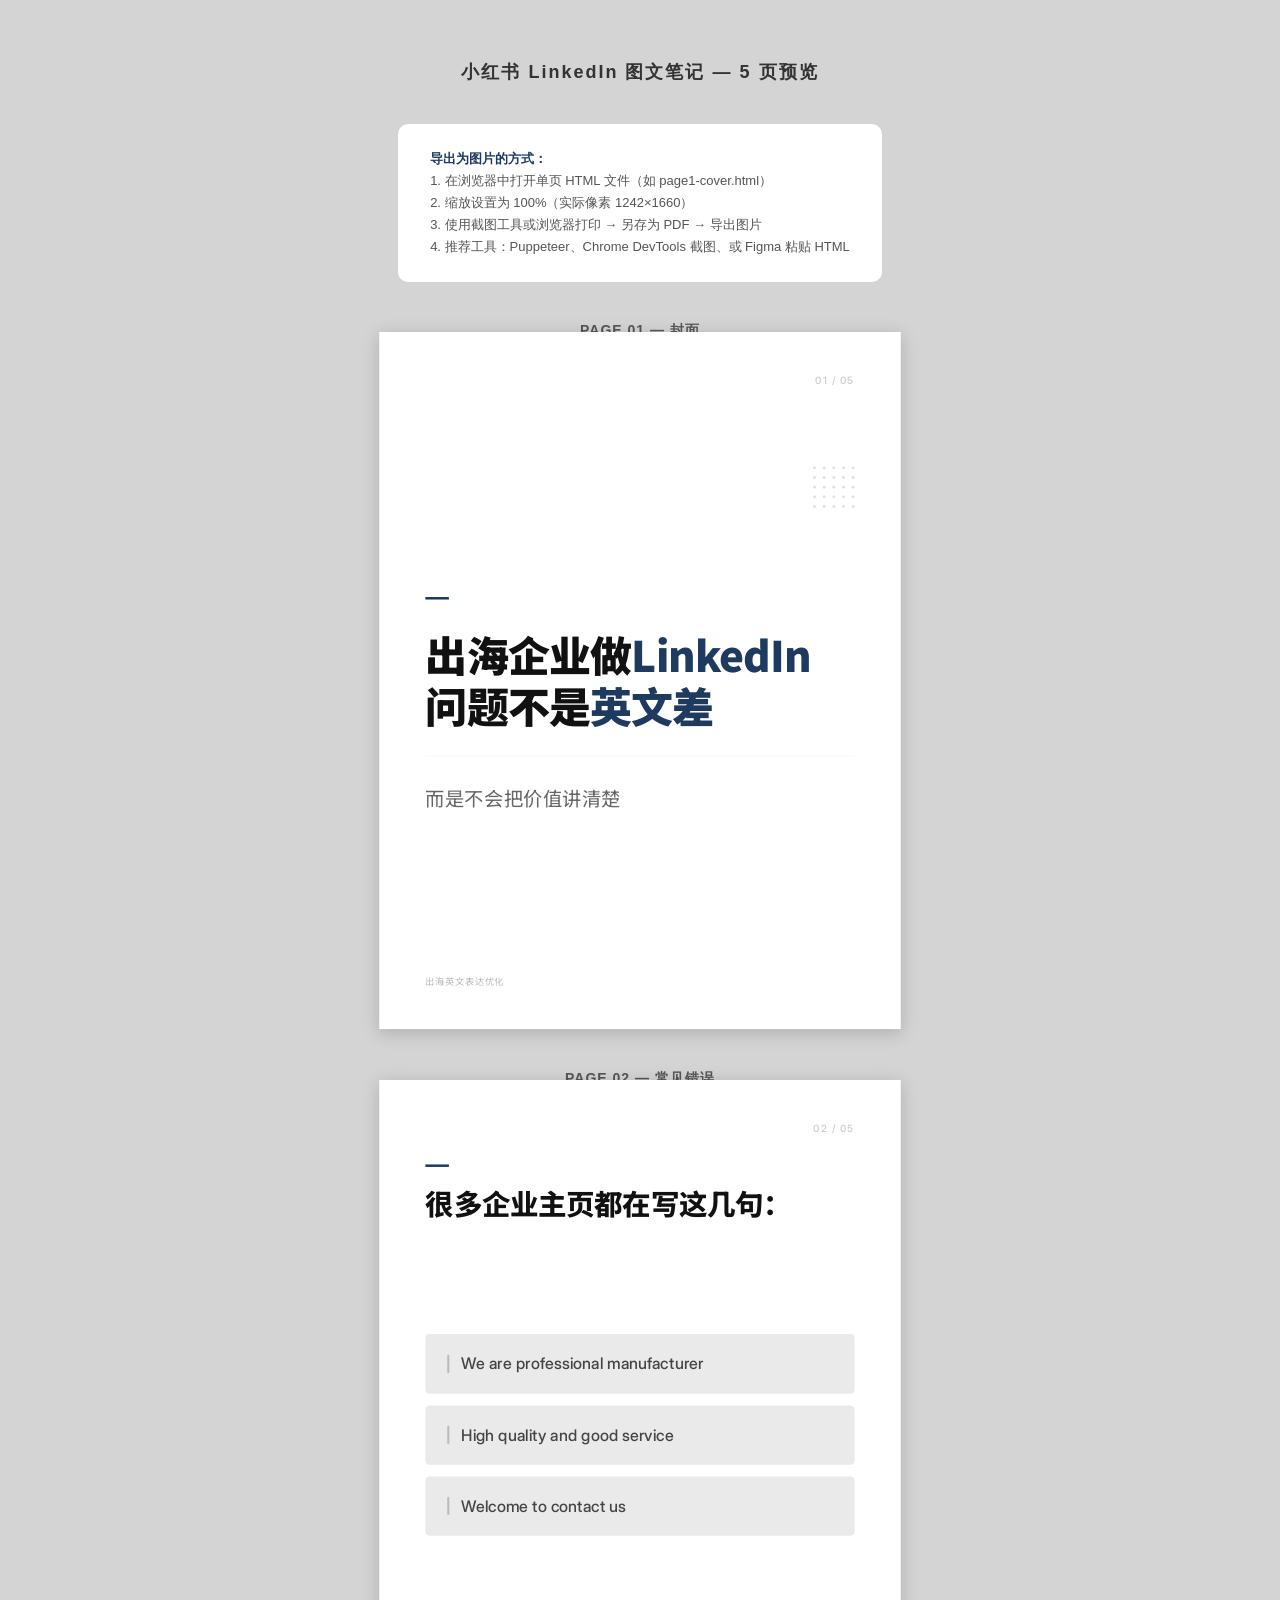
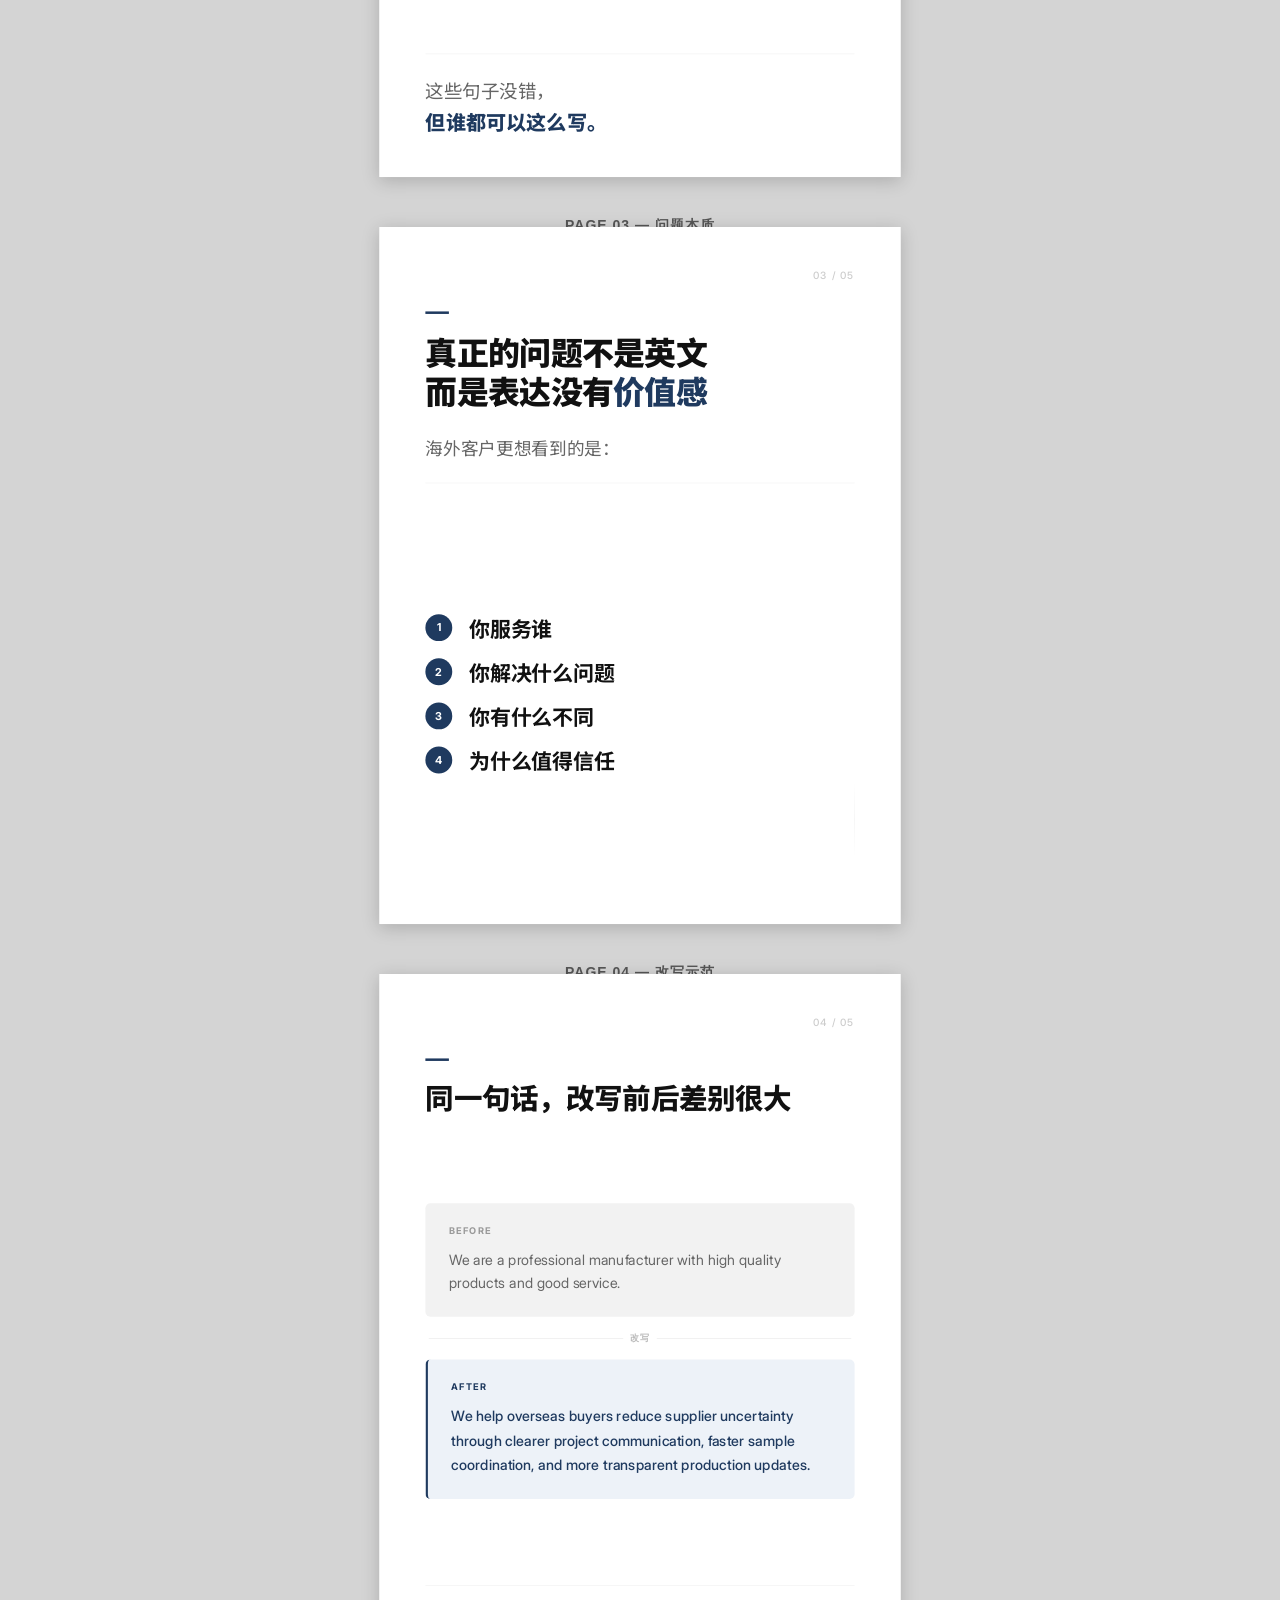
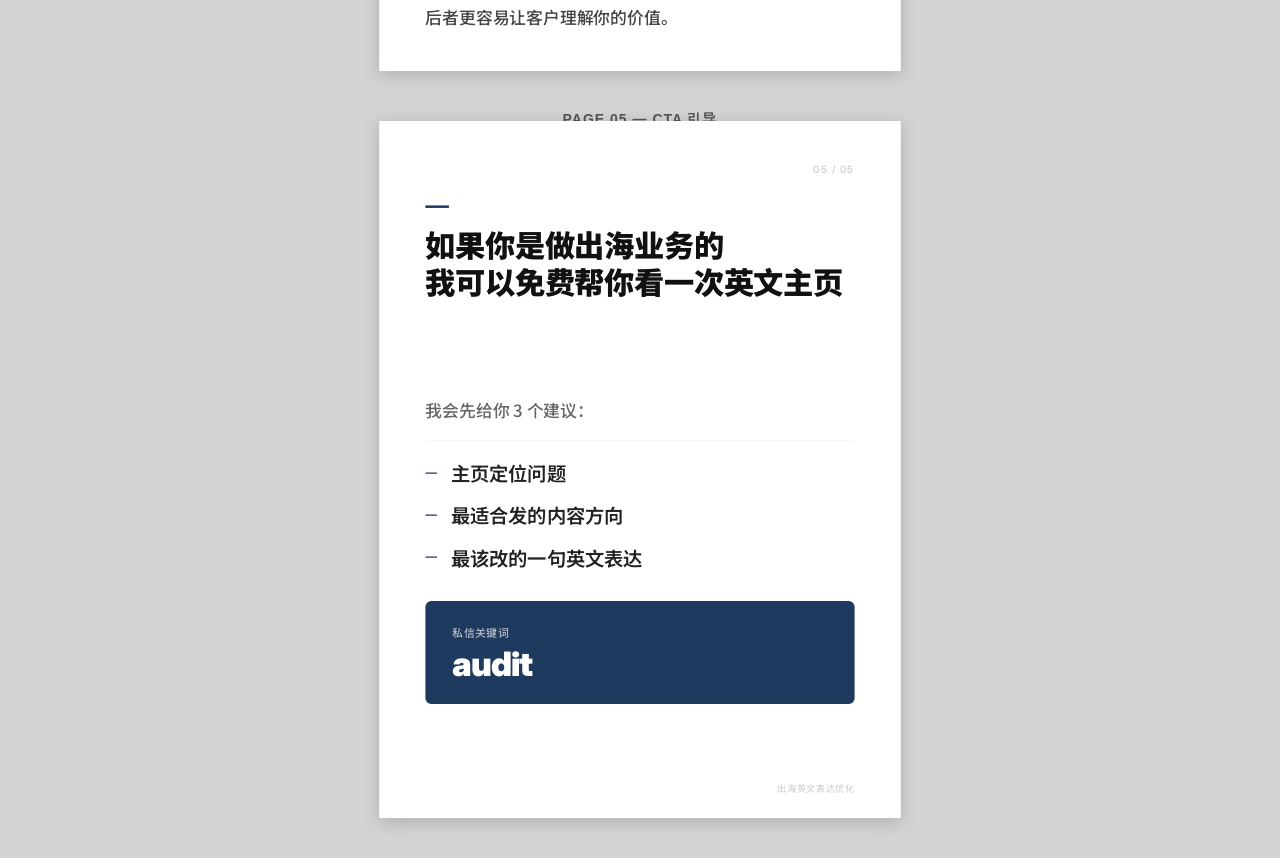
<file: xhs-linkedin-guide/preview-all.html>
<!DOCTYPE html>
<html lang="zh-CN">
<head>
<meta charset="UTF-8">
<title>LinkedIn 小红书笔记 - 5页预览</title>
<style>
* { margin: 0; padding: 0; box-sizing: border-box; }
body {
  background: #D4D4D4;
  padding: 40px;
  display: flex;
  flex-direction: column;
  align-items: center;
  gap: 40px;
  font-family: sans-serif;
}
.label {
  color: #555;
  font-size: 14px;
  letter-spacing: 1px;
  text-align: center;
  margin-bottom: -20px;
  font-weight: 600;
}
.frame-wrap {
  display: flex;
  flex-direction: column;
  align-items: center;
  gap: 12px;
}
iframe {
  width: 1242px;
  height: 1660px;
  border: none;
  transform-origin: top center;
  transform: scale(0.42);
  margin-bottom: calc((1660px * 0.42) - 1660px);
  box-shadow: 0 8px 40px rgba(0,0,0,0.18);
}
h1 {
  color: #333;
  font-size: 18px;
  letter-spacing: 2px;
  padding: 20px 0 0;
}
.export-note {
  background: #fff;
  border-radius: 10px;
  padding: 24px 32px;
  max-width: 600px;
  font-size: 13px;
  color: #555;
  line-height: 1.7;
  text-align: left;
}
.export-note strong { color: #1F3A5F; }
</style>
</head>
<body>

<h1>小红书 LinkedIn 图文笔记 — 5 页预览</h1>

<div class="export-note">
  <strong>导出为图片的方式：</strong><br>
  1. 在浏览器中打开单页 HTML 文件（如 page1-cover.html）<br>
  2. 缩放设置为 100%（实际像素 1242×1660）<br>
  3. 使用截图工具或浏览器打印 → 另存为 PDF → 导出图片<br>
  4. 推荐工具：Puppeteer、Chrome DevTools 截图、或 Figma 粘贴 HTML
</div>

<div class="frame-wrap">
  <div class="label">PAGE 01 — 封面</div>
  <iframe src="page1-cover.html"></iframe>
</div>

<div class="frame-wrap">
  <div class="label">PAGE 02 — 常见错误</div>
  <iframe src="page2-mistakes.html"></iframe>
</div>

<div class="frame-wrap">
  <div class="label">PAGE 03 — 问题本质</div>
  <iframe src="page3-problem.html"></iframe>
</div>

<div class="frame-wrap">
  <div class="label">PAGE 04 — 改写示范</div>
  <iframe src="page4-rewrite.html"></iframe>
</div>

<div class="frame-wrap">
  <div class="label">PAGE 05 — CTA 引导</div>
  <iframe src="page5-cta.html"></iframe>
</div>

</body>
</html>
</file>
<file: style.css>
/* ========================================
   漫畫孕期故事 — 樣式表
   ======================================== */

*, *::before, *::after {
  box-sizing: border-box;
  margin: 0;
  padding: 0;
}

:root {
  --ink: #1a1a2e;
  --panel-bg: #fffdf7;
  --panel-border: #1a1a2e;
  --shadow: 4px 4px 0 #1a1a2e;
  --ch1-color: #fff0f5;
  --ch2-color: #f0fff4;
  --ch3-color: #f0f4ff;
  --ch4-color: #fffbf0;
  --ch5-color: #fff5e0;
  --birth-gold: #ffd700;
  --font-comic: 'Segoe UI', 'PingFang SC', 'Noto Sans TC', sans-serif;
}

body {
  background: #f5ede0;
  background-image:
    radial-gradient(circle at 20% 30%, rgba(255,200,150,0.15) 0%, transparent 50%),
    radial-gradient(circle at 80% 70%, rgba(200,180,255,0.15) 0%, transparent 50%);
  font-family: var(--font-comic);
  color: var(--ink);
  min-height: 100vh;
}

/* ====== 封面 ====== */
.cover {
  background: linear-gradient(135deg, #ff9ac1 0%, #ffd6e8 40%, #c8b6ff 100%);
  min-height: 100vh;
  display: flex;
  align-items: center;
  justify-content: center;
  text-align: center;
  border-bottom: 4px solid var(--ink);
  position: relative;
  overflow: hidden;
}

.cover::before {
  content: '';
  position: absolute;
  inset: 0;
  background-image:
    repeating-linear-gradient(0deg, transparent, transparent 40px, rgba(0,0,0,0.04) 40px, rgba(0,0,0,0.04) 41px),
    repeating-linear-gradient(90deg, transparent, transparent 40px, rgba(0,0,0,0.04) 40px, rgba(0,0,0,0.04) 41px);
}

.cover-inner {
  position: relative;
  z-index: 1;
  padding: 2rem;
}

.cover-art {
  font-size: 8rem;
  line-height: 1;
  filter: drop-shadow(3px 4px 0 rgba(0,0,0,0.25));
  margin-bottom: 1.5rem;
  animation: float 3s ease-in-out infinite;
}

@keyframes float {
  0%, 100% { transform: translateY(0); }
  50% { transform: translateY(-12px); }
}

.cover h1 {
  font-size: clamp(2.2rem, 6vw, 4rem);
  font-weight: 900;
  letter-spacing: 0.05em;
  text-shadow: 3px 3px 0 rgba(0,0,0,0.2);
  color: #fff;
  -webkit-text-stroke: 1.5px var(--ink);
}

.cover .subtitle {
  font-size: clamp(1rem, 2.5vw, 1.4rem);
  margin-top: 0.8rem;
  color: var(--ink);
  font-weight: 600;
  opacity: 0.85;
}

.cover .author {
  margin-top: 1.5rem;
  font-size: 1rem;
  color: var(--ink);
  opacity: 0.7;
  font-style: italic;
}

/* ====== 章節 ====== */
.chapter {
  max-width: 1100px;
  margin: 4rem auto;
  padding: 0 1.5rem;
}

.chapter-title {
  font-size: clamp(1.3rem, 3vw, 1.8rem);
  font-weight: 900;
  border-left: 8px solid var(--ink);
  padding: 0.4rem 0.8rem 0.4rem 1rem;
  margin-bottom: 1.8rem;
  background: #fff;
  display: inline-block;
  box-shadow: var(--shadow);
}

#ch1 .chapter-title { border-color: #e84393; background: var(--ch1-color); }
#ch2 .chapter-title { border-color: #22c55e; background: var(--ch2-color); }
#ch3 .chapter-title { border-color: #6366f1; background: var(--ch3-color); }
#ch4 .chapter-title { border-color: #f59e0b; background: var(--ch4-color); }
#ch5 .chapter-title { border-color: #ef4444; background: var(--ch5-color); }

/* ====== 面板列 ====== */
.panel-row {
  display: flex;
  gap: 0;
  margin-bottom: 4px;
  align-items: stretch;
}

.panel-row-final {
  margin-top: 4px;
}

/* ====== 單個面板 ====== */
.panel {
  flex: 1;
  background: var(--panel-bg);
  border: 3px solid var(--ink);
  border-right-width: 0;
  padding: 1.2rem 1rem;
  display: flex;
  flex-direction: column;
  align-items: center;
  justify-content: center;
  gap: 0.8rem;
  min-height: 200px;
  position: relative;
  overflow: hidden;
}

.panel:last-child {
  border-right-width: 3px;
}

.panel-row + .panel-row .panel {
  border-top-width: 0;
}

.panel-large  { flex: 1.6; }
.panel-wide   { flex: 2; }
.panel-cover  { flex: 2.5; background: #fffbe6; }

/* 面板背景花紋 */
.panel::after {
  content: '';
  position: absolute;
  inset: 0;
  background-image: radial-dots();
  opacity: 0.03;
  pointer-events: none;
}

/* ====== 場景 ====== */
.scene {
  display: flex;
  align-items: center;
  justify-content: center;
  gap: 0.3rem;
  flex-wrap: wrap;
}

.emoji-big  { font-size: 3.5rem; line-height: 1.1; }
.emoji-mega { font-size: 5.5rem; line-height: 1.1; }

/* ====== 對話框 ====== */
.bubble {
  position: relative;
  background: #fff;
  border: 2.5px solid var(--ink);
  border-radius: 18px;
  padding: 0.5rem 0.9rem;
  font-size: 0.9rem;
  font-weight: 700;
  text-align: center;
  box-shadow: 2px 2px 0 var(--ink);
  max-width: 95%;
  line-height: 1.4;
}

.bubble::before {
  content: '';
  position: absolute;
  bottom: -12px;
  left: 50%;
  transform: translateX(-50%);
  border: 6px solid transparent;
  border-top-color: var(--ink);
}

.bubble::after {
  content: '';
  position: absolute;
  bottom: -9px;
  left: 50%;
  transform: translateX(-50%);
  border: 5px solid transparent;
  border-top-color: #fff;
}

.bubble-think {
  border-radius: 50%;
  padding: 0.6rem 1rem;
  font-style: italic;
  background: #f0f8ff;
}

.bubble-shout {
  border-radius: 4px;
  background: #fff8dc;
  border-width: 3px;
  transform: rotate(-1deg);
}

.bubble-birth {
  background: #fff9e6;
  border-color: #e6a000;
  font-size: 1.1rem;
  border-width: 3px;
  box-shadow: 3px 3px 0 #e6a000;
  color: #7a4400;
}

/* ====== 音效文字 ====== */
.sfx {
  font-size: 1.4rem;
  font-weight: 900;
  color: #e84393;
  text-shadow: 2px 2px 0 rgba(0,0,0,0.12);
  letter-spacing: 0.05em;
  transform: rotate(-3deg) skewX(-5deg);
  display: inline-block;
}

.sfx-big {
  font-size: 2.5rem;
  color: #e63900;
}

/* ====== 說明文字 ====== */
.caption {
  font-size: 0.8rem;
  color: #555;
  text-align: center;
  font-style: italic;
  background: rgba(0,0,0,0.04);
  padding: 0.2rem 0.6rem;
  border-radius: 4px;
}

/* ====== 生產章節特殊樣式 ====== */
.chapter-birth {
  background: linear-gradient(180deg, transparent, rgba(255,220,100,0.08));
  border-radius: 12px;
  padding: 2rem 1.5rem;
  margin-bottom: 0;
}

/* ====== 尾聲 ====== */
.epilogue {
  background: linear-gradient(135deg, #ffd6e8 0%, #c8b6ff 100%);
  padding: 5rem 1.5rem;
  text-align: center;
  border-top: 4px solid var(--ink);
  margin-top: 4rem;
}

.epilogue-inner {
  max-width: 500px;
  margin: 0 auto;
}

.epilogue-art {
  font-size: 5rem;
  margin-bottom: 1.5rem;
  filter: drop-shadow(2px 3px 0 rgba(0,0,0,0.2));
}

.epilogue h2 {
  font-size: clamp(1.5rem, 4vw, 2.2rem);
  font-weight: 900;
  margin-bottom: 1rem;
  -webkit-text-stroke: 1px var(--ink);
}

.epilogue p {
  font-size: 1.1rem;
  line-height: 2;
  color: var(--ink);
}

.fin {
  margin-top: 2rem;
  font-size: 1rem;
  font-style: italic;
  opacity: 0.6;
}

/* ====== 章節導覽 ====== */
.toc {
  position: fixed;
  bottom: 1.5rem;
  right: 1.5rem;
  background: var(--ink);
  color: #fff;
  padding: 0.5rem 0.9rem;
  border-radius: 100px;
  display: flex;
  align-items: center;
  gap: 0.5rem;
  font-size: 0.85rem;
  font-weight: 700;
  box-shadow: 0 4px 16px rgba(0,0,0,0.25);
  z-index: 100;
}

.toc a {
  color: #ffd700;
  text-decoration: none;
  width: 1.6rem;
  height: 1.6rem;
  display: flex;
  align-items: center;
  justify-content: center;
  border-radius: 50%;
  transition: background 0.15s;
}

.toc a:hover {
  background: rgba(255,255,255,0.2);
}

/* ====== RWD ====== */
@media (max-width: 640px) {
  .panel-row {
    flex-direction: column;
  }

  .panel {
    border-right-width: 3px;
    border-bottom-width: 0;
  }

  .panel:last-child {
    border-bottom-width: 3px;
  }

  .panel-row + .panel-row .panel:first-child {
    border-top-width: 3px;
  }

  .toc {
    bottom: 0.8rem;
    right: 0.8rem;
    padding: 0.4rem 0.7rem;
  }
}
</file>
